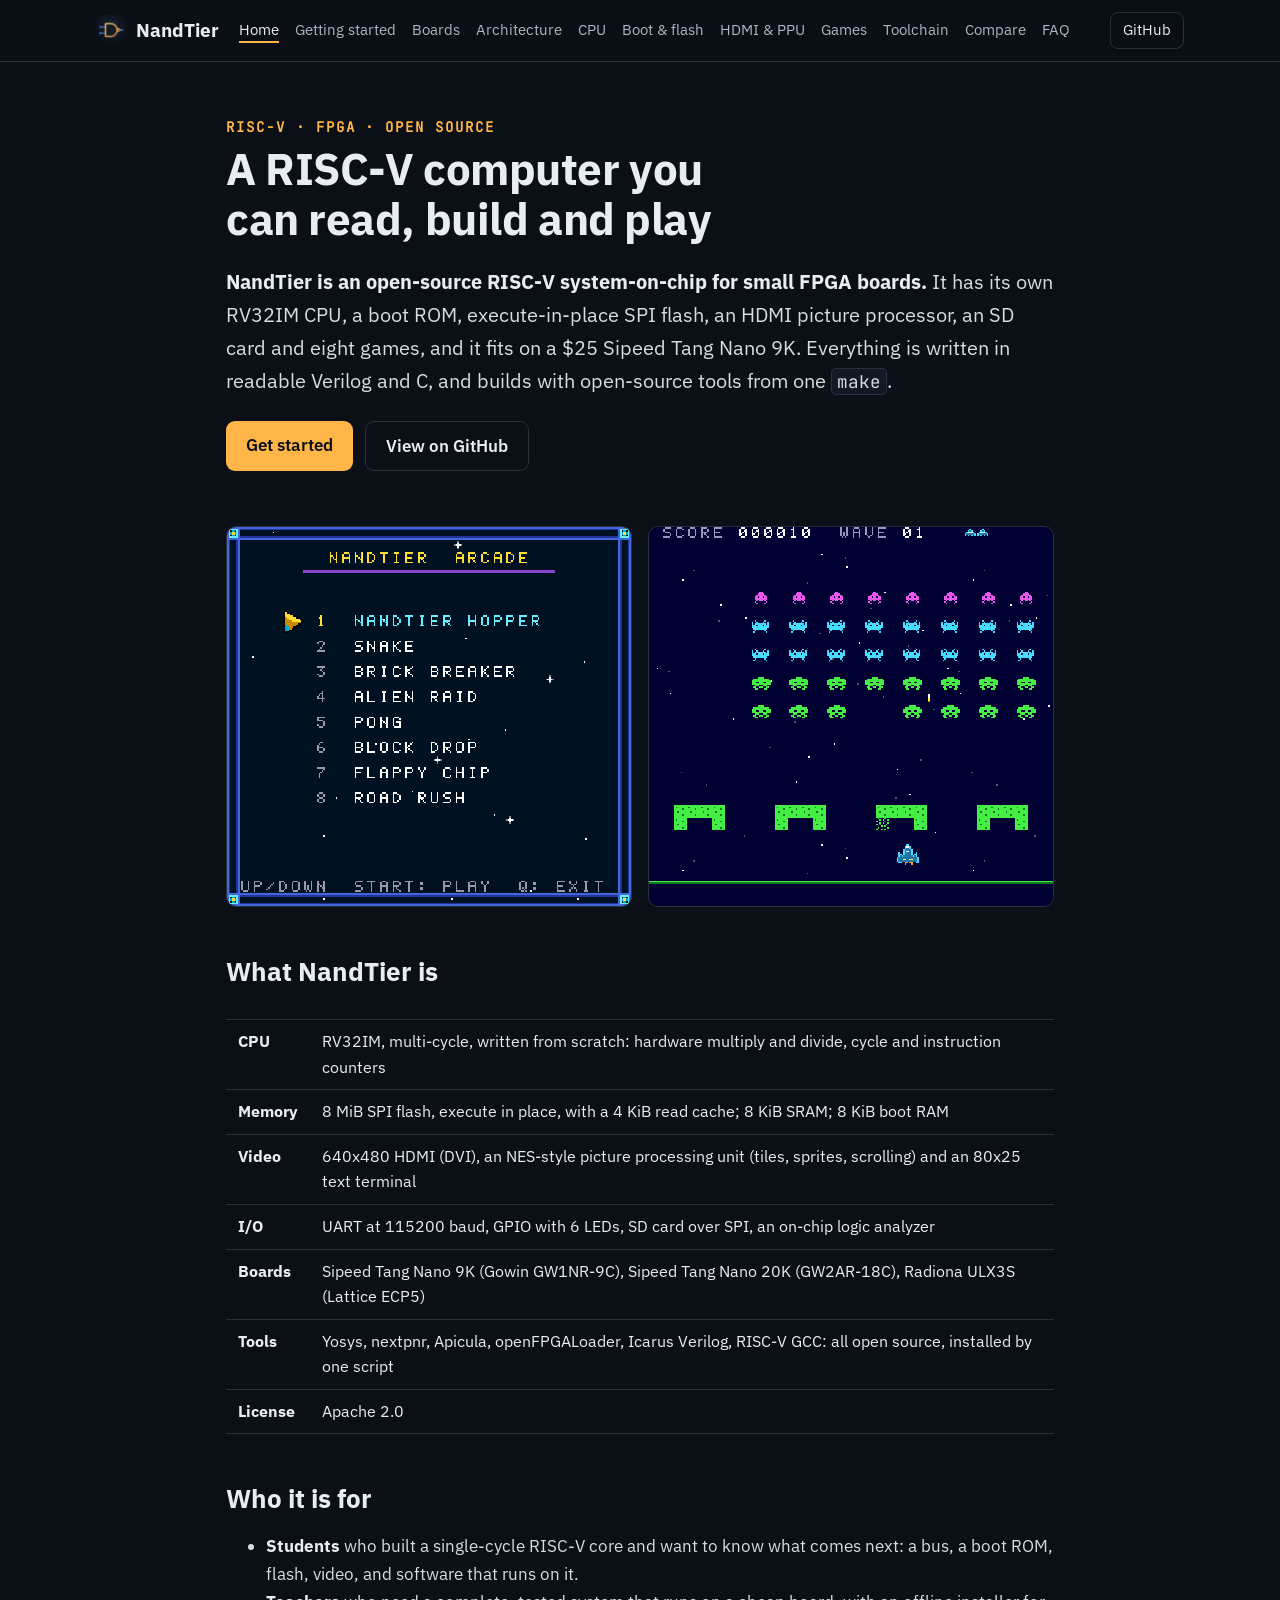
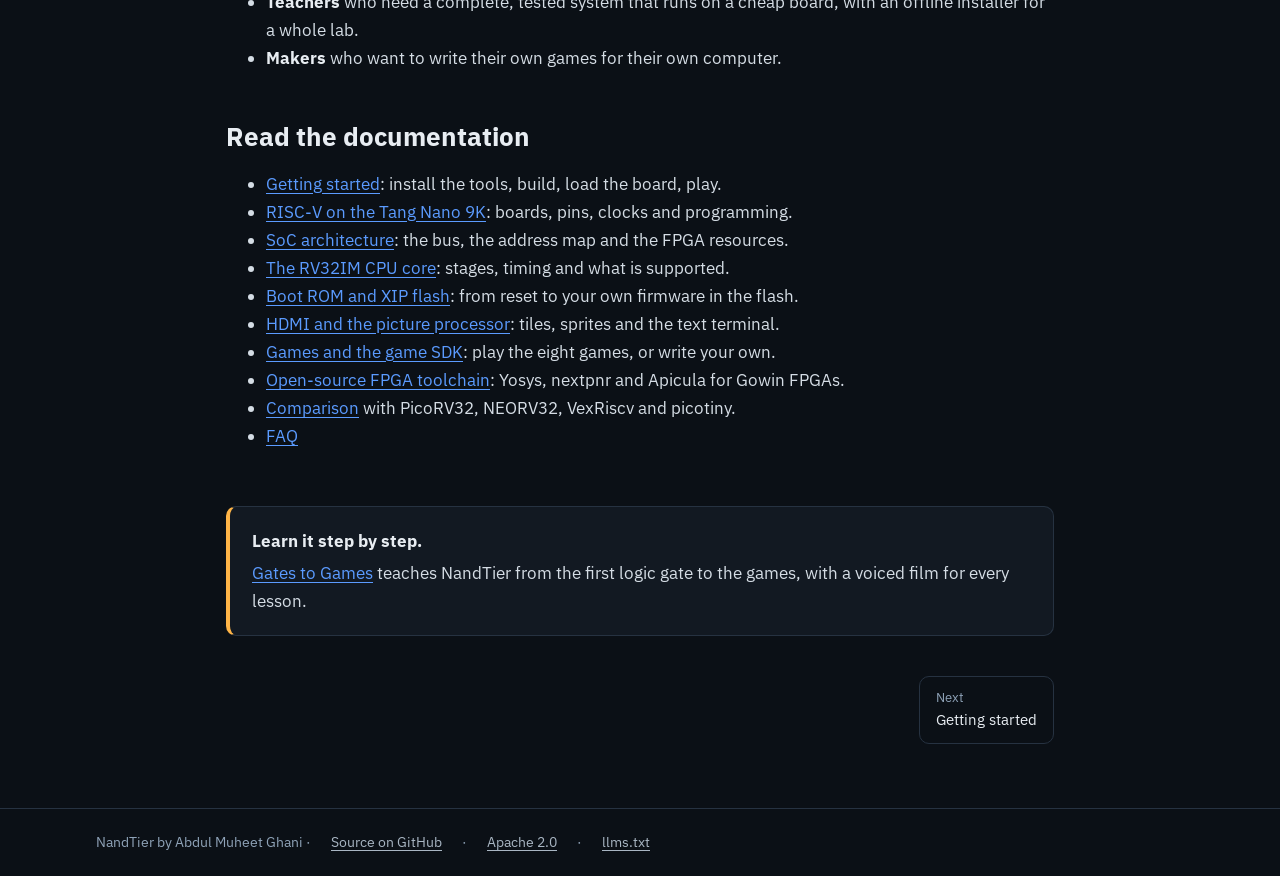
<file: docs/index.html>
<!doctype html>
<html lang="en">
<head>
<meta charset="utf-8">
<meta name="viewport" content="width=device-width,initial-scale=1">
<title>NandTier · an open-source RISC-V computer for the Tang Nano 9K</title>
<meta name="description" content="NandTier is an open-source RISC-V (RV32IM) system-on-chip for the $25 Sipeed Tang Nano 9K FPGA, with HDMI graphics, execute-in-place SPI flash, an SD card and eight games. Built with open-source tools.">
<link rel="canonical" href="https://nandtier.github.io/nandtier/">
<link rel="icon" href="assets/icon-64.png">
<link rel="apple-touch-icon" href="assets/icon-180.png">
<meta property="og:type" content="website">
<meta property="og:site_name" content="NandTier">
<meta property="og:title" content="NandTier · an open-source RISC-V computer for the Tang Nano 9K">
<meta property="og:description" content="NandTier is an open-source RISC-V (RV32IM) system-on-chip for the $25 Sipeed Tang Nano 9K FPGA, with HDMI graphics, execute-in-place SPI flash, an SD card and eight games. Built with open-source tools.">
<meta property="og:url" content="https://nandtier.github.io/nandtier/">
<meta property="og:image" content="https://nandtier.github.io/nandtier/images/banner.png">
<meta name="twitter:card" content="summary_large_image">
<meta name="theme-color" content="#0b1016">
<link rel="preload" href="assets/ibm-plex-sans-latin-400-normal.woff2" as="font" type="font/woff2" crossorigin>
<link rel="stylesheet" href="style.css">
<script type="application/ld+json">[{"@context": "https://schema.org", "@type": "BreadcrumbList", "itemListElement": [{"@type": "ListItem", "position": 1, "name": "NandTier", "item": "https://nandtier.github.io/nandtier/"}]}, {"@context": "https://schema.org", "@type": "SoftwareSourceCode", "name": "NandTier", "description": "NandTier is an open-source RISC-V (RV32IM) system-on-chip for the $25 Sipeed Tang Nano 9K FPGA, with HDMI graphics, execute-in-place SPI flash, an SD card and eight games. Built with open-source tools.", "url": "https://nandtier.github.io/nandtier/", "codeRepository": "https://github.com/NandTier/nandtier", "programmingLanguage": ["Verilog", "C", "Python", "RISC-V assembly"], "license": "https://www.apache.org/licenses/LICENSE-2.0", "author": {"@type": "Person", "name": "Abdul Muheet Ghani"}, "keywords": "RISC-V, RV32IM, FPGA, Tang Nano 9K, Gowin, SoC, HDMI, Verilog, open-source toolchain"}]</script>
</head>
<body>
<header><div class="bar"><a class="brand" href="./"><img src="assets/icon-64.png" alt="" width="30" height="30">NandTier</a>
<nav aria-label="Documentation"><a href="./" aria-current="page">Home</a><a href="getting-started.html">Getting started</a><a href="tang-nano-9k.html">Boards</a><a href="architecture.html">Architecture</a><a href="risc-v-cpu.html">CPU</a><a href="boot-rom-and-flash.html">Boot & flash</a><a href="hdmi-ppu.html">HDMI & PPU</a><a href="games.html">Games</a><a href="open-source-fpga-toolchain.html">Toolchain</a><a href="compare.html">Compare</a><a href="faq.html">FAQ</a></nav>
<a class="gh" href="https://github.com/NandTier/nandtier">GitHub</a></div></header>
<main>
<div class="hero">
<p class="kicker">RISC-V · FPGA · OPEN SOURCE</p>
<h1>A RISC-V computer you can read, build and play</h1>
<p class="lead"><strong>NandTier is an open-source RISC-V system-on-chip for small FPGA boards.</strong> It has its own RV32IM CPU, a boot ROM, execute-in-place SPI flash, an HDMI picture processor, an SD card and eight games, and it fits on a $25 Sipeed Tang Nano 9K. Everything is written in readable Verilog and C, and builds with open-source tools from one <code>make</code>.</p>
<p class="cta"><a class="btn" href="getting-started.html">Get started</a> <a class="btn ghost" href="https://github.com/NandTier/nandtier">View on GitHub</a></p>
</div>

<div class="pair"><img src="images/menu.gif" alt="The NandTier game menu on an HDMI screen" width="512" height="480"><img src="images/invaders.gif" alt="Alien Raid, one of the eight NandTier games" width="512" height="480"></div>

<h2 id="what-nandtier-is"><a class="hl" href="#what-nandtier-is">What NandTier is</a></h2>
<table>
<thead>
<tr>
<th></th>
<th></th>
</tr>
</thead>
<tbody>
<tr>
<td><strong>CPU</strong></td>
<td>RV32IM, multi-cycle, written from scratch: hardware multiply and divide, cycle and instruction counters</td>
</tr>
<tr>
<td><strong>Memory</strong></td>
<td>8 MiB SPI flash, execute in place, with a 4 KiB read cache; 8 KiB SRAM; 8 KiB boot RAM</td>
</tr>
<tr>
<td><strong>Video</strong></td>
<td>640x480 HDMI (DVI), an NES-style picture processing unit (tiles, sprites, scrolling) and an 80x25 text terminal</td>
</tr>
<tr>
<td><strong>I/O</strong></td>
<td>UART at 115200 baud, GPIO with 6 LEDs, SD card over SPI, an on-chip logic analyzer</td>
</tr>
<tr>
<td><strong>Boards</strong></td>
<td>Sipeed Tang Nano 9K (Gowin GW1NR-9C), Sipeed Tang Nano 20K (GW2AR-18C), Radiona ULX3S (Lattice ECP5)</td>
</tr>
<tr>
<td><strong>Tools</strong></td>
<td>Yosys, nextpnr, Apicula, openFPGALoader, Icarus Verilog, RISC-V GCC: all open source, installed by one script</td>
</tr>
<tr>
<td><strong>License</strong></td>
<td>Apache 2.0</td>
</tr>
</tbody>
</table>
<h2 id="who-it-is-for"><a class="hl" href="#who-it-is-for">Who it is for</a></h2>
<ul>
<li><strong>Students</strong> who built a single-cycle RISC-V core and want to know what comes next: a bus, a boot ROM, flash, video, and software that runs on it.</li>
<li><strong>Teachers</strong> who need a complete, tested system that runs on a cheap board, with an offline installer for a whole lab.</li>
<li><strong>Makers</strong> who want to write their own games for their own computer.</li>
</ul>
<h2 id="read-the-documentation"><a class="hl" href="#read-the-documentation">Read the documentation</a></h2>
<ul>
<li><a href="getting-started.html">Getting started</a>: install the tools, build, load the board, play.</li>
<li><a href="tang-nano-9k.html">RISC-V on the Tang Nano 9K</a>: boards, pins, clocks and programming.</li>
<li><a href="architecture.html">SoC architecture</a>: the bus, the address map and the FPGA resources.</li>
<li><a href="risc-v-cpu.html">The RV32IM CPU core</a>: stages, timing and what is supported.</li>
<li><a href="boot-rom-and-flash.html">Boot ROM and XIP flash</a>: from reset to your own firmware in the flash.</li>
<li><a href="hdmi-ppu.html">HDMI and the picture processor</a>: tiles, sprites and the text terminal.</li>
<li><a href="games.html">Games and the game SDK</a>: play the eight games, or write your own.</li>
<li><a href="open-source-fpga-toolchain.html">Open-source FPGA toolchain</a>: Yosys, nextpnr and Apicula for Gowin FPGAs.</li>
<li><a href="compare.html">Comparison</a> with PicoRV32, NEORV32, VexRiscv and picotiny.</li>
<li><a href="faq.html">FAQ</a></li>
</ul>
<aside class="course"><strong>Learn it step by step.</strong><p><a href="https://www.nandtier.com/">Gates to Games</a> teaches NandTier from the first logic gate to the games, with a voiced film for every lesson.</p></aside>
<nav class="pager" aria-label="Pages"><span></span><a href="getting-started.html"><small>Next</small>Getting started</a></nav>
</main>
<footer><div class="bar">NandTier by Abdul Muheet Ghani · <a href="https://github.com/NandTier/nandtier">Source on GitHub</a> · <a href="https://github.com/NandTier/nandtier/blob/main/LICENSE">Apache 2.0</a> · <a href="llms.txt">llms.txt</a></div></footer>
</body>
</html>
</file>
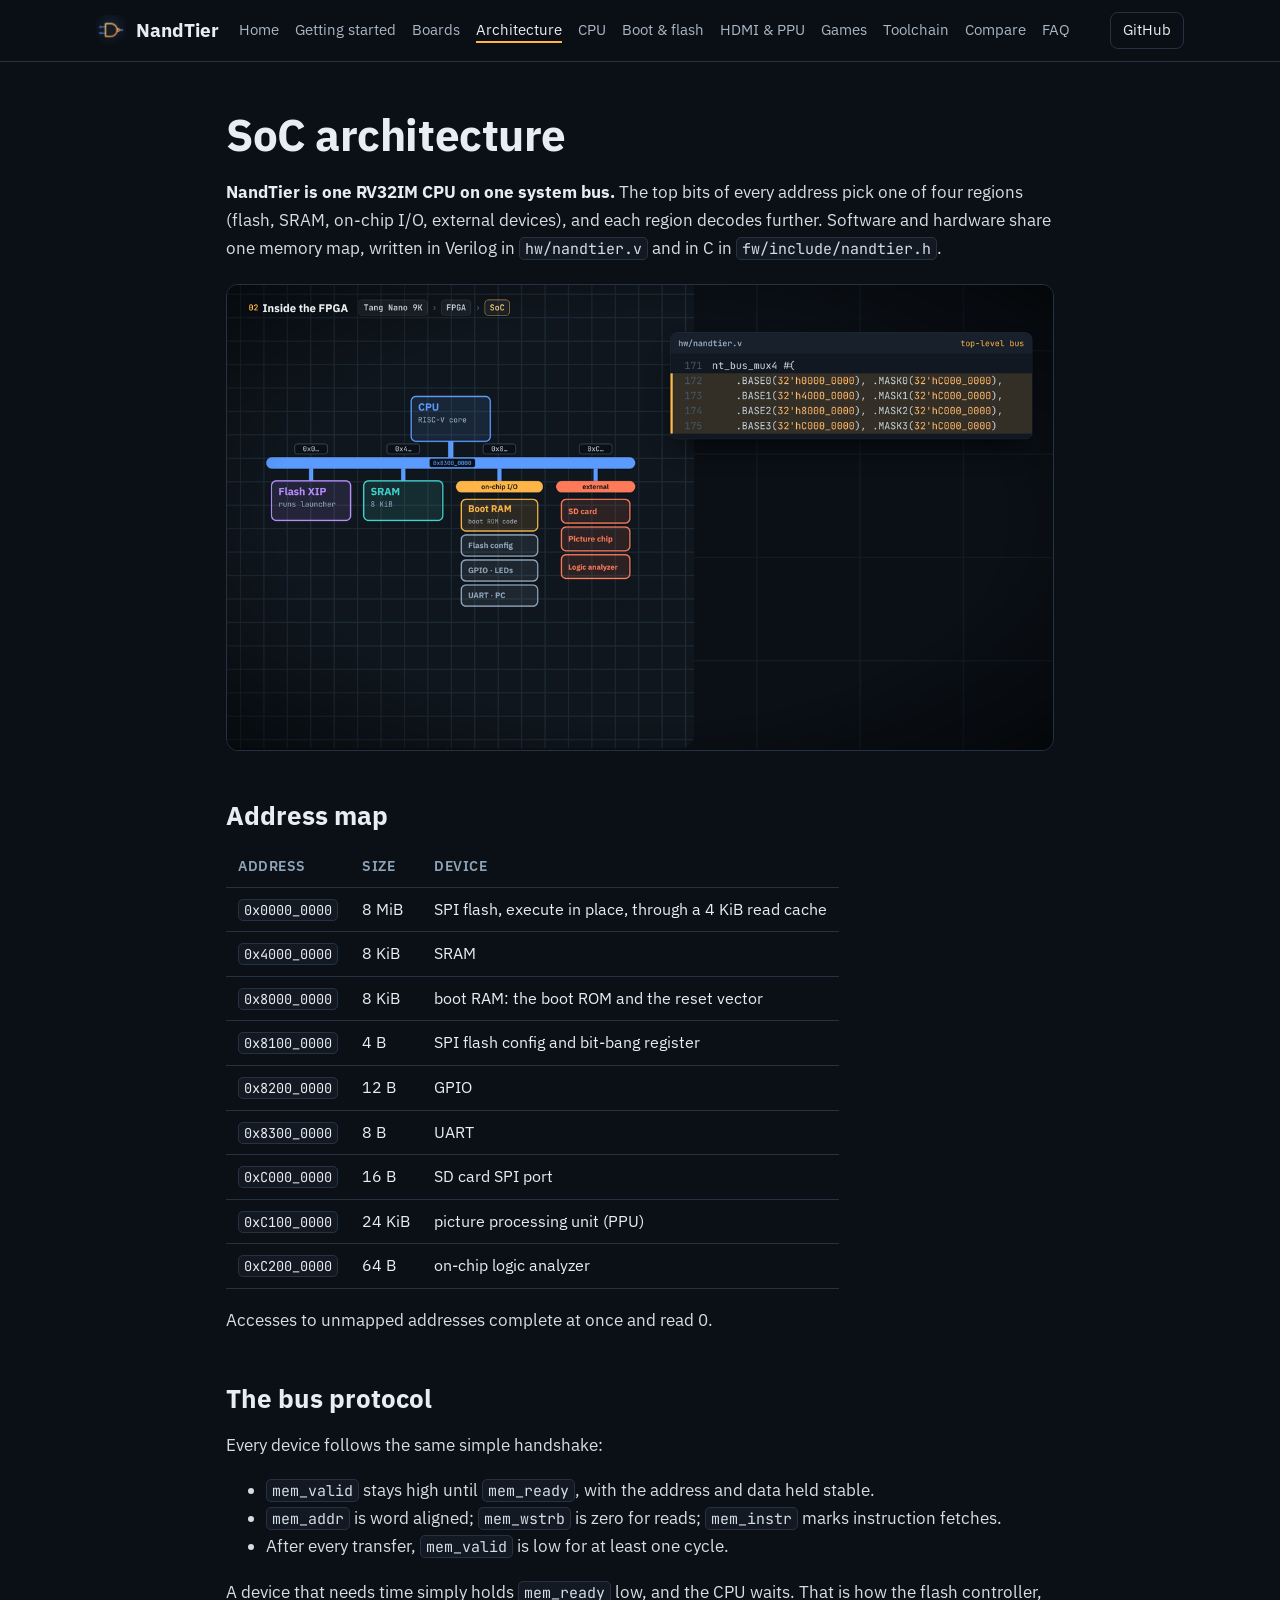
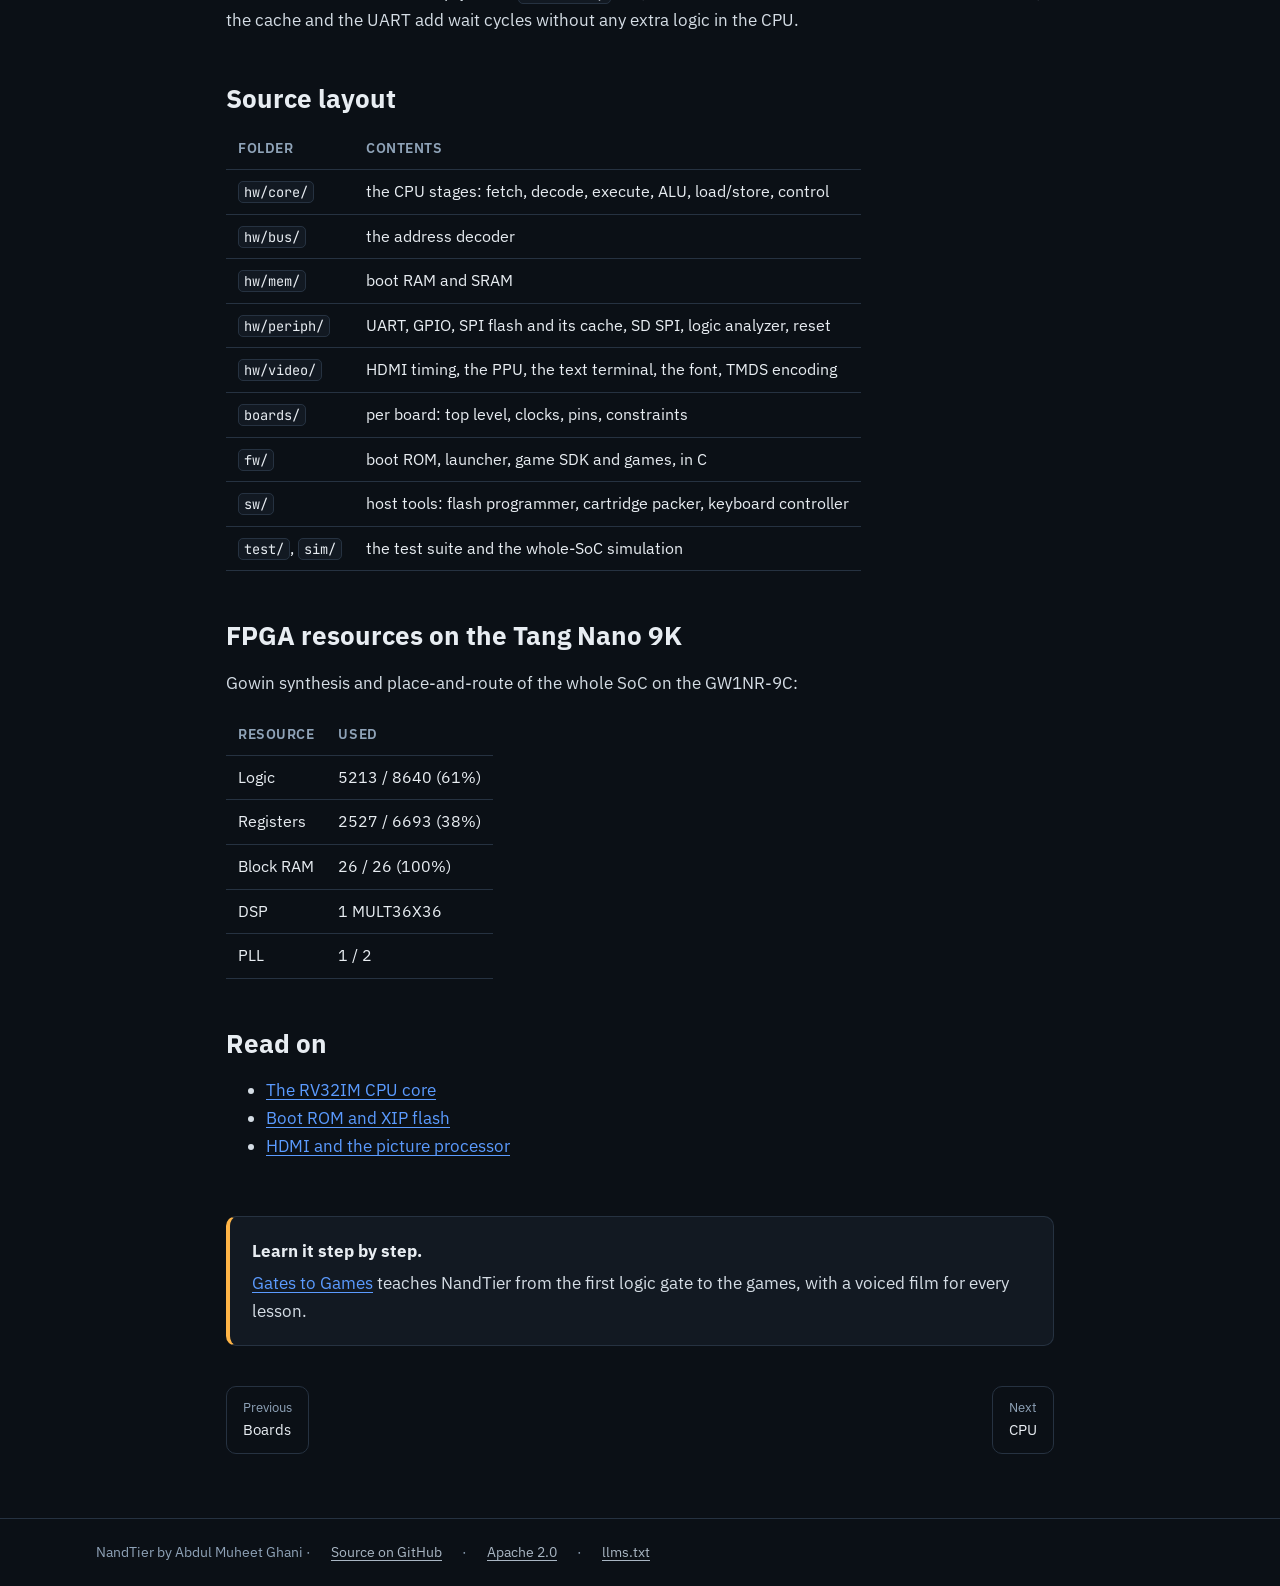
<file: docs/architecture.html>
<!doctype html>
<html lang="en">
<head>
<meta charset="utf-8">
<meta name="viewport" content="width=device-width,initial-scale=1">
<title>RISC-V SoC architecture · bus and address map | NandTier</title>
<meta name="description" content="How the NandTier RISC-V system-on-chip is built: one system bus, a four-region address decoder, flash execute-in-place, SRAM, boot RAM, UART, GPIO, SD card, HDMI picture processor and FPGA resource use.">
<link rel="canonical" href="https://nandtier.github.io/nandtier/architecture.html">
<link rel="icon" href="assets/icon-64.png">
<link rel="apple-touch-icon" href="assets/icon-180.png">
<meta property="og:type" content="article">
<meta property="og:site_name" content="NandTier">
<meta property="og:title" content="RISC-V SoC architecture · bus and address map">
<meta property="og:description" content="How the NandTier RISC-V system-on-chip is built: one system bus, a four-region address decoder, flash execute-in-place, SRAM, boot RAM, UART, GPIO, SD card, HDMI picture processor and FPGA resource use.">
<meta property="og:url" content="https://nandtier.github.io/nandtier/architecture.html">
<meta property="og:image" content="https://nandtier.github.io/nandtier/images/banner.png">
<meta name="twitter:card" content="summary_large_image">
<meta name="theme-color" content="#0b1016">
<link rel="preload" href="assets/ibm-plex-sans-latin-400-normal.woff2" as="font" type="font/woff2" crossorigin>
<link rel="stylesheet" href="style.css">
<script type="application/ld+json">[{"@context": "https://schema.org", "@type": "BreadcrumbList", "itemListElement": [{"@type": "ListItem", "position": 1, "name": "NandTier", "item": "https://nandtier.github.io/nandtier/"}, {"@type": "ListItem", "position": 2, "name": "Architecture", "item": "https://nandtier.github.io/nandtier/architecture.html"}]}, {"@context": "https://schema.org", "@type": "TechArticle", "headline": "RISC-V SoC architecture · bus and address map", "description": "How the NandTier RISC-V system-on-chip is built: one system bus, a four-region address decoder, flash execute-in-place, SRAM, boot RAM, UART, GPIO, SD card, HDMI picture processor and FPGA resource use.", "url": "https://nandtier.github.io/nandtier/architecture.html", "dateModified": "2026-11-23", "author": {"@type": "Person", "name": "Abdul Muheet Ghani"}, "isPartOf": {"@type": "WebSite", "name": "NandTier", "url": "https://nandtier.github.io/nandtier/"}}]</script>
</head>
<body>
<header><div class="bar"><a class="brand" href="./"><img src="assets/icon-64.png" alt="" width="30" height="30">NandTier</a>
<nav aria-label="Documentation"><a href="./">Home</a><a href="getting-started.html">Getting started</a><a href="tang-nano-9k.html">Boards</a><a href="architecture.html" aria-current="page">Architecture</a><a href="risc-v-cpu.html">CPU</a><a href="boot-rom-and-flash.html">Boot & flash</a><a href="hdmi-ppu.html">HDMI & PPU</a><a href="games.html">Games</a><a href="open-source-fpga-toolchain.html">Toolchain</a><a href="compare.html">Compare</a><a href="faq.html">FAQ</a></nav>
<a class="gh" href="https://github.com/NandTier/nandtier">GitHub</a></div></header>
<main>
<h1 id="soc-architecture"><a class="hl" href="#soc-architecture">SoC architecture</a></h1>
<p><strong>NandTier is one RV32IM CPU on one system bus.</strong> The top bits of every address pick one of four regions (flash, SRAM, on-chip I/O, external devices), and each region decodes further. Software and hardware share one memory map, written in Verilog in <code>hw/nandtier.v</code> and in C in <code>fw/include/nandtier.h</code>.</p>
<p><img class="wide" src="images/soc-map.png" alt="NandTier SoC block diagram: the CPU on the system bus, flash XIP, SRAM, on-chip I/O (boot RAM, flash config, GPIO, UART) and external devices (SD card, picture processor, logic analyzer)" width="1280" height="720"></p>
<h2 id="address-map"><a class="hl" href="#address-map">Address map</a></h2>
<table>
<thead>
<tr>
<th>Address</th>
<th>Size</th>
<th>Device</th>
</tr>
</thead>
<tbody>
<tr>
<td><code>0x0000_0000</code></td>
<td>8 MiB</td>
<td>SPI flash, execute in place, through a 4 KiB read cache</td>
</tr>
<tr>
<td><code>0x4000_0000</code></td>
<td>8 KiB</td>
<td>SRAM</td>
</tr>
<tr>
<td><code>0x8000_0000</code></td>
<td>8 KiB</td>
<td>boot RAM: the boot ROM and the reset vector</td>
</tr>
<tr>
<td><code>0x8100_0000</code></td>
<td>4 B</td>
<td>SPI flash config and bit-bang register</td>
</tr>
<tr>
<td><code>0x8200_0000</code></td>
<td>12 B</td>
<td>GPIO</td>
</tr>
<tr>
<td><code>0x8300_0000</code></td>
<td>8 B</td>
<td>UART</td>
</tr>
<tr>
<td><code>0xC000_0000</code></td>
<td>16 B</td>
<td>SD card SPI port</td>
</tr>
<tr>
<td><code>0xC100_0000</code></td>
<td>24 KiB</td>
<td>picture processing unit (PPU)</td>
</tr>
<tr>
<td><code>0xC200_0000</code></td>
<td>64 B</td>
<td>on-chip logic analyzer</td>
</tr>
</tbody>
</table>
<p>Accesses to unmapped addresses complete at once and read 0.</p>
<h2 id="the-bus-protocol"><a class="hl" href="#the-bus-protocol">The bus protocol</a></h2>
<p>Every device follows the same simple handshake:</p>
<ul>
<li><code>mem_valid</code> stays high until <code>mem_ready</code>, with the address and data held stable.</li>
<li><code>mem_addr</code> is word aligned; <code>mem_wstrb</code> is zero for reads; <code>mem_instr</code> marks instruction fetches.</li>
<li>After every transfer, <code>mem_valid</code> is low for at least one cycle.</li>
</ul>
<p>A device that needs time simply holds <code>mem_ready</code> low, and the CPU waits. That is how the flash controller, the cache and the UART add wait cycles without any extra logic in the CPU.</p>
<h2 id="source-layout"><a class="hl" href="#source-layout">Source layout</a></h2>
<table>
<thead>
<tr>
<th>Folder</th>
<th>Contents</th>
</tr>
</thead>
<tbody>
<tr>
<td><code>hw/core/</code></td>
<td>the CPU stages: fetch, decode, execute, ALU, load/store, control</td>
</tr>
<tr>
<td><code>hw/bus/</code></td>
<td>the address decoder</td>
</tr>
<tr>
<td><code>hw/mem/</code></td>
<td>boot RAM and SRAM</td>
</tr>
<tr>
<td><code>hw/periph/</code></td>
<td>UART, GPIO, SPI flash and its cache, SD SPI, logic analyzer, reset</td>
</tr>
<tr>
<td><code>hw/video/</code></td>
<td>HDMI timing, the PPU, the text terminal, the font, TMDS encoding</td>
</tr>
<tr>
<td><code>boards/</code></td>
<td>per board: top level, clocks, pins, constraints</td>
</tr>
<tr>
<td><code>fw/</code></td>
<td>boot ROM, launcher, game SDK and games, in C</td>
</tr>
<tr>
<td><code>sw/</code></td>
<td>host tools: flash programmer, cartridge packer, keyboard controller</td>
</tr>
<tr>
<td><code>test/</code>, <code>sim/</code></td>
<td>the test suite and the whole-SoC simulation</td>
</tr>
</tbody>
</table>
<h2 id="fpga-resources-on-the-tang-nano-9k"><a class="hl" href="#fpga-resources-on-the-tang-nano-9k">FPGA resources on the Tang Nano 9K</a></h2>
<p>Gowin synthesis and place-and-route of the whole SoC on the GW1NR-9C:</p>
<table>
<thead>
<tr>
<th>Resource</th>
<th>Used</th>
</tr>
</thead>
<tbody>
<tr>
<td>Logic</td>
<td>5213 / 8640 (61%)</td>
</tr>
<tr>
<td>Registers</td>
<td>2527 / 6693 (38%)</td>
</tr>
<tr>
<td>Block RAM</td>
<td>26 / 26 (100%)</td>
</tr>
<tr>
<td>DSP</td>
<td>1 MULT36X36</td>
</tr>
<tr>
<td>PLL</td>
<td>1 / 2</td>
</tr>
</tbody>
</table>
<h2 id="read-on"><a class="hl" href="#read-on">Read on</a></h2>
<ul>
<li><a href="risc-v-cpu.html">The RV32IM CPU core</a></li>
<li><a href="boot-rom-and-flash.html">Boot ROM and XIP flash</a></li>
<li><a href="hdmi-ppu.html">HDMI and the picture processor</a></li>
</ul>
<aside class="course"><strong>Learn it step by step.</strong><p><a href="https://www.nandtier.com/">Gates to Games</a> teaches NandTier from the first logic gate to the games, with a voiced film for every lesson.</p></aside>
<nav class="pager" aria-label="Pages"><a href="tang-nano-9k.html"><small>Previous</small>Boards</a><a href="risc-v-cpu.html"><small>Next</small>CPU</a></nav>
</main>
<footer><div class="bar">NandTier by Abdul Muheet Ghani · <a href="https://github.com/NandTier/nandtier">Source on GitHub</a> · <a href="https://github.com/NandTier/nandtier/blob/main/LICENSE">Apache 2.0</a> · <a href="llms.txt">llms.txt</a></div></footer>
</body>
</html>
</file>
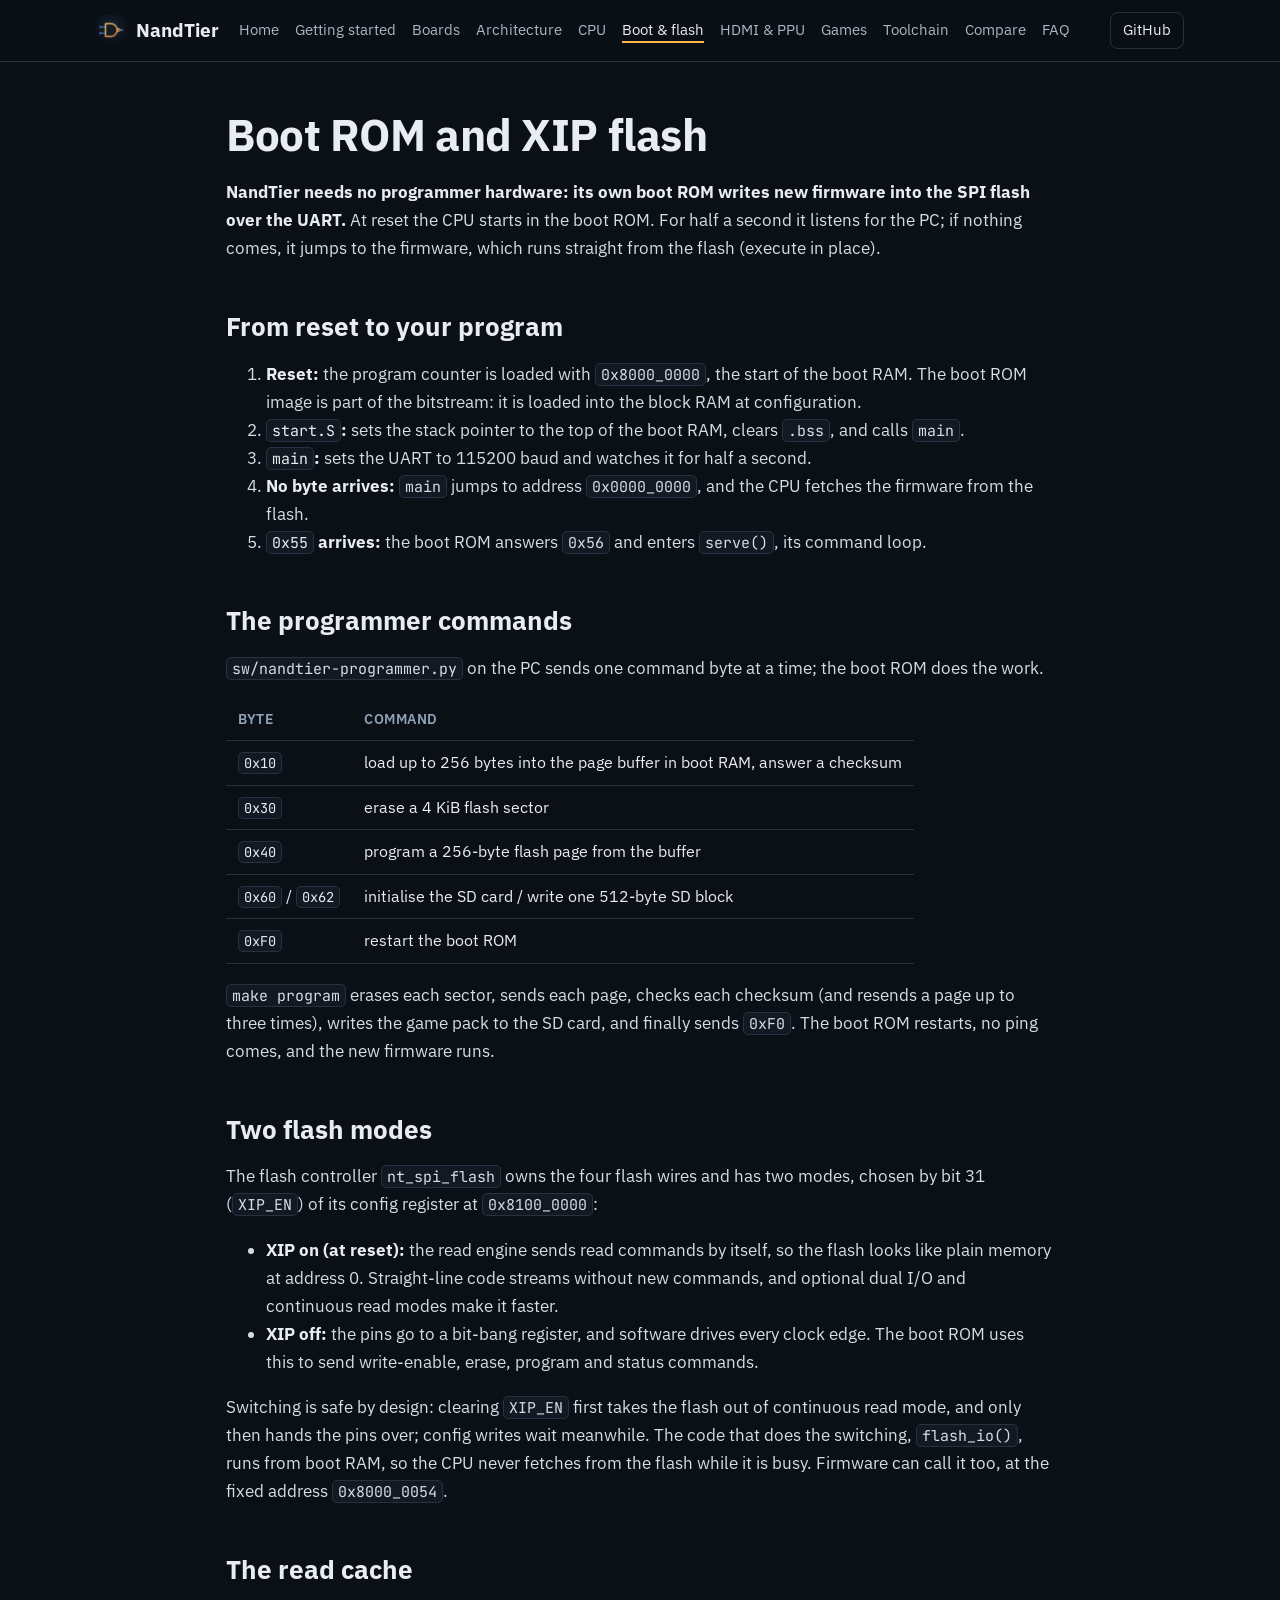
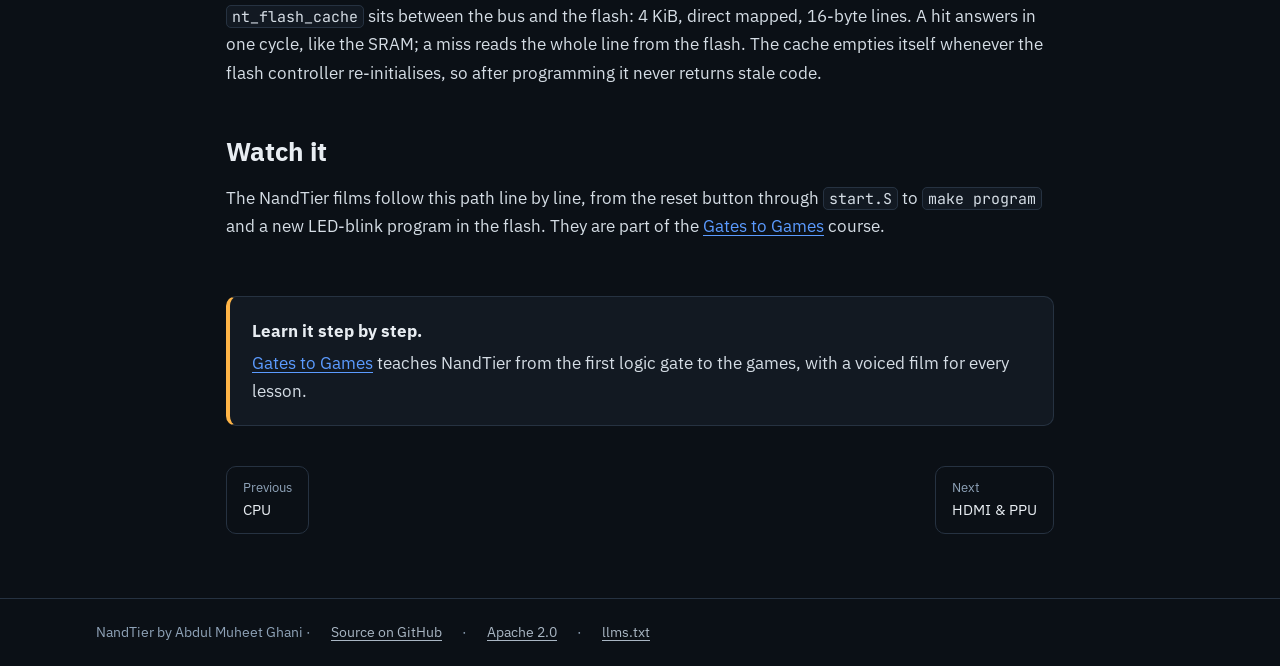
<file: docs/boot-rom-and-flash.html>
<!doctype html>
<html lang="en">
<head>
<meta charset="utf-8">
<meta name="viewport" content="width=device-width,initial-scale=1">
<title>RISC-V boot ROM and execute-in-place (XIP) SPI flash on an FPGA | NandTier</title>
<meta name="description" content="How NandTier boots: the reset vector in boot RAM, start.S, a half-second UART window, a command loop that programs the SPI flash, and execute-in-place with a 4 KiB cache. No programmer hardware needed.">
<link rel="canonical" href="https://nandtier.github.io/nandtier/boot-rom-and-flash.html">
<link rel="icon" href="assets/icon-64.png">
<link rel="apple-touch-icon" href="assets/icon-180.png">
<meta property="og:type" content="article">
<meta property="og:site_name" content="NandTier">
<meta property="og:title" content="RISC-V boot ROM and execute-in-place (XIP) SPI flash on an FPGA">
<meta property="og:description" content="How NandTier boots: the reset vector in boot RAM, start.S, a half-second UART window, a command loop that programs the SPI flash, and execute-in-place with a 4 KiB cache. No programmer hardware needed.">
<meta property="og:url" content="https://nandtier.github.io/nandtier/boot-rom-and-flash.html">
<meta property="og:image" content="https://nandtier.github.io/nandtier/images/banner.png">
<meta name="twitter:card" content="summary_large_image">
<meta name="theme-color" content="#0b1016">
<link rel="preload" href="assets/ibm-plex-sans-latin-400-normal.woff2" as="font" type="font/woff2" crossorigin>
<link rel="stylesheet" href="style.css">
<script type="application/ld+json">[{"@context": "https://schema.org", "@type": "BreadcrumbList", "itemListElement": [{"@type": "ListItem", "position": 1, "name": "NandTier", "item": "https://nandtier.github.io/nandtier/"}, {"@type": "ListItem", "position": 2, "name": "Boot & flash", "item": "https://nandtier.github.io/nandtier/boot-rom-and-flash.html"}]}, {"@context": "https://schema.org", "@type": "TechArticle", "headline": "RISC-V boot ROM and execute-in-place (XIP) SPI flash on an FPGA", "description": "How NandTier boots: the reset vector in boot RAM, start.S, a half-second UART window, a command loop that programs the SPI flash, and execute-in-place with a 4 KiB cache. No programmer hardware needed.", "url": "https://nandtier.github.io/nandtier/boot-rom-and-flash.html", "dateModified": "2026-11-23", "author": {"@type": "Person", "name": "Abdul Muheet Ghani"}, "isPartOf": {"@type": "WebSite", "name": "NandTier", "url": "https://nandtier.github.io/nandtier/"}}]</script>
</head>
<body>
<header><div class="bar"><a class="brand" href="./"><img src="assets/icon-64.png" alt="" width="30" height="30">NandTier</a>
<nav aria-label="Documentation"><a href="./">Home</a><a href="getting-started.html">Getting started</a><a href="tang-nano-9k.html">Boards</a><a href="architecture.html">Architecture</a><a href="risc-v-cpu.html">CPU</a><a href="boot-rom-and-flash.html" aria-current="page">Boot & flash</a><a href="hdmi-ppu.html">HDMI & PPU</a><a href="games.html">Games</a><a href="open-source-fpga-toolchain.html">Toolchain</a><a href="compare.html">Compare</a><a href="faq.html">FAQ</a></nav>
<a class="gh" href="https://github.com/NandTier/nandtier">GitHub</a></div></header>
<main>
<h1 id="boot-rom-and-xip-flash"><a class="hl" href="#boot-rom-and-xip-flash">Boot ROM and XIP flash</a></h1>
<p><strong>NandTier needs no programmer hardware: its own boot ROM writes new firmware into the SPI flash over the UART.</strong> At reset the CPU starts in the boot ROM. For half a second it listens for the PC; if nothing comes, it jumps to the firmware, which runs straight from the flash (execute in place).</p>
<h2 id="from-reset-to-your-program"><a class="hl" href="#from-reset-to-your-program">From reset to your program</a></h2>
<ol>
<li><strong>Reset:</strong> the program counter is loaded with <code>0x8000_0000</code>, the start of the boot RAM. The boot ROM image is part of the bitstream: it is loaded into the block RAM at configuration.</li>
<li><strong><code>start.S</code>:</strong> sets the stack pointer to the top of the boot RAM, clears <code>.bss</code>, and calls <code>main</code>.</li>
<li><strong><code>main</code>:</strong> sets the UART to 115200 baud and watches it for half a second.</li>
<li><strong>No byte arrives:</strong> <code>main</code> jumps to address <code>0x0000_0000</code>, and the CPU fetches the firmware from the flash.</li>
<li><strong><code>0x55</code> arrives:</strong> the boot ROM answers <code>0x56</code> and enters <code>serve()</code>, its command loop.</li>
</ol>
<h2 id="the-programmer-commands"><a class="hl" href="#the-programmer-commands">The programmer commands</a></h2>
<p><code>sw/nandtier-programmer.py</code> on the PC sends one command byte at a time; the boot ROM does the work.</p>
<table>
<thead>
<tr>
<th>Byte</th>
<th>Command</th>
</tr>
</thead>
<tbody>
<tr>
<td><code>0x10</code></td>
<td>load up to 256 bytes into the page buffer in boot RAM, answer a checksum</td>
</tr>
<tr>
<td><code>0x30</code></td>
<td>erase a 4 KiB flash sector</td>
</tr>
<tr>
<td><code>0x40</code></td>
<td>program a 256-byte flash page from the buffer</td>
</tr>
<tr>
<td><code>0x60</code> / <code>0x62</code></td>
<td>initialise the SD card / write one 512-byte SD block</td>
</tr>
<tr>
<td><code>0xF0</code></td>
<td>restart the boot ROM</td>
</tr>
</tbody>
</table>
<p><code>make program</code> erases each sector, sends each page, checks each checksum (and resends a page up to three times), writes the game pack to the SD card, and finally sends <code>0xF0</code>. The boot ROM restarts, no ping comes, and the new firmware runs.</p>
<h2 id="two-flash-modes"><a class="hl" href="#two-flash-modes">Two flash modes</a></h2>
<p>The flash controller <code>nt_spi_flash</code> owns the four flash wires and has two modes, chosen by bit 31 (<code>XIP_EN</code>) of its config register at <code>0x8100_0000</code>:</p>
<ul>
<li><strong>XIP on (at reset):</strong> the read engine sends read commands by itself, so the flash looks like plain memory at address 0. Straight-line code streams without new commands, and optional dual I/O and continuous read modes make it faster.</li>
<li><strong>XIP off:</strong> the pins go to a bit-bang register, and software drives every clock edge. The boot ROM uses this to send write-enable, erase, program and status commands.</li>
</ul>
<p>Switching is safe by design: clearing <code>XIP_EN</code> first takes the flash out of continuous read mode, and only then hands the pins over; config writes wait meanwhile. The code that does the switching, <code>flash_io()</code>, runs from boot RAM, so the CPU never fetches from the flash while it is busy. Firmware can call it too, at the fixed address <code>0x8000_0054</code>.</p>
<h2 id="the-read-cache"><a class="hl" href="#the-read-cache">The read cache</a></h2>
<p><code>nt_flash_cache</code> sits between the bus and the flash: 4 KiB, direct mapped, 16-byte lines. A hit answers in one cycle, like the SRAM; a miss reads the whole line from the flash. The cache empties itself whenever the flash controller re-initialises, so after programming it never returns stale code.</p>
<h2 id="watch-it"><a class="hl" href="#watch-it">Watch it</a></h2>
<p>The NandTier films follow this path line by line, from the reset button through <code>start.S</code> to <code>make program</code> and a new LED-blink program in the flash. They are part of the <a href="https://www.nandtier.com/">Gates to Games</a> course.</p>
<aside class="course"><strong>Learn it step by step.</strong><p><a href="https://www.nandtier.com/">Gates to Games</a> teaches NandTier from the first logic gate to the games, with a voiced film for every lesson.</p></aside>
<nav class="pager" aria-label="Pages"><a href="risc-v-cpu.html"><small>Previous</small>CPU</a><a href="hdmi-ppu.html"><small>Next</small>HDMI & PPU</a></nav>
</main>
<footer><div class="bar">NandTier by Abdul Muheet Ghani · <a href="https://github.com/NandTier/nandtier">Source on GitHub</a> · <a href="https://github.com/NandTier/nandtier/blob/main/LICENSE">Apache 2.0</a> · <a href="llms.txt">llms.txt</a></div></footer>
</body>
</html>
</file>
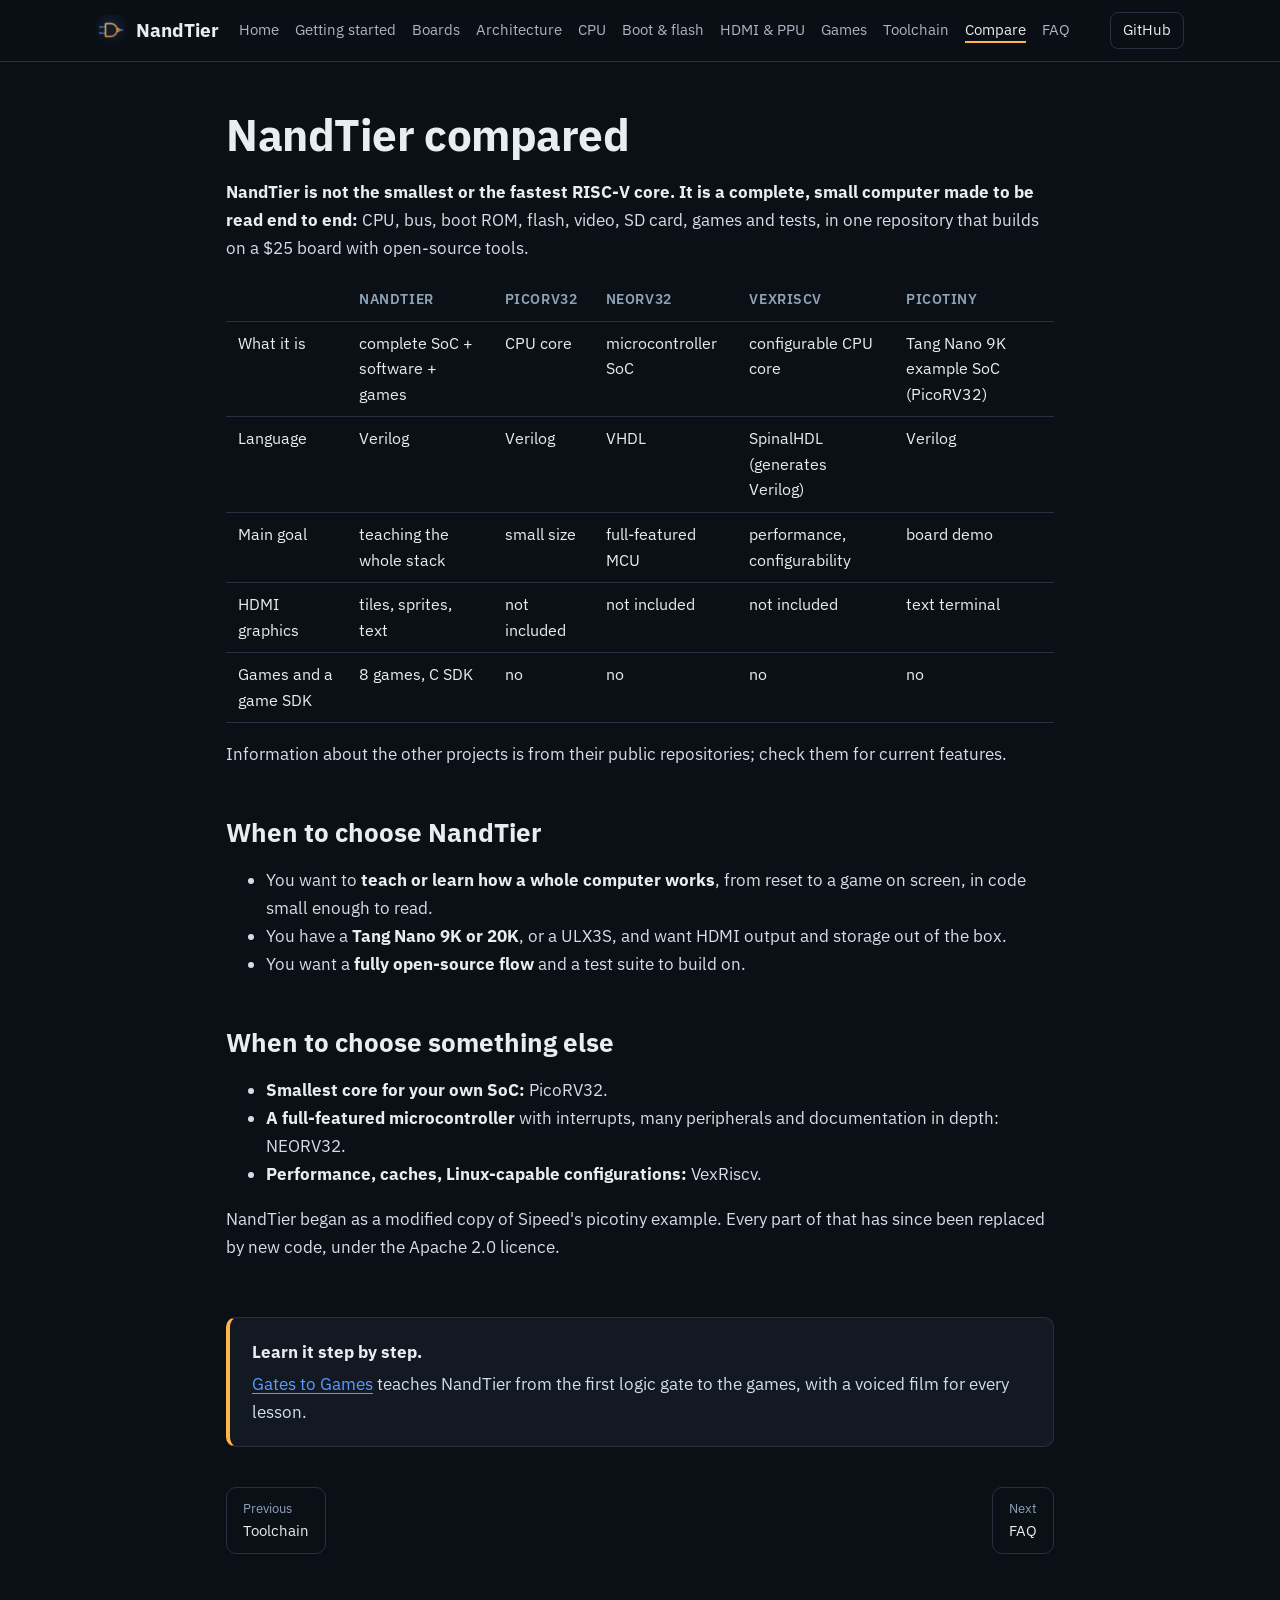
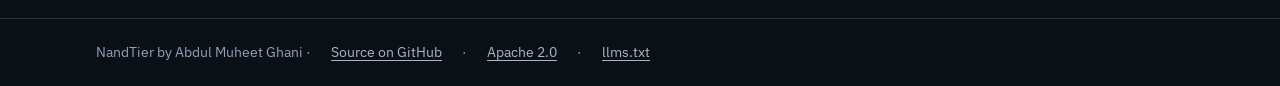
<file: docs/compare.html>
<!doctype html>
<html lang="en">
<head>
<meta charset="utf-8">
<meta name="viewport" content="width=device-width,initial-scale=1">
<title>NandTier vs PicoRV32, NEORV32, VexRiscv and picotiny | NandTier</title>
<meta name="description" content="How NandTier compares with other open-source RISC-V cores and SoCs for FPGAs (PicoRV32, NEORV32, VexRiscv and Sipeed picotiny), and when to choose which.">
<link rel="canonical" href="https://nandtier.github.io/nandtier/compare.html">
<link rel="icon" href="assets/icon-64.png">
<link rel="apple-touch-icon" href="assets/icon-180.png">
<meta property="og:type" content="article">
<meta property="og:site_name" content="NandTier">
<meta property="og:title" content="NandTier vs PicoRV32, NEORV32, VexRiscv and picotiny">
<meta property="og:description" content="How NandTier compares with other open-source RISC-V cores and SoCs for FPGAs (PicoRV32, NEORV32, VexRiscv and Sipeed picotiny), and when to choose which.">
<meta property="og:url" content="https://nandtier.github.io/nandtier/compare.html">
<meta property="og:image" content="https://nandtier.github.io/nandtier/images/banner.png">
<meta name="twitter:card" content="summary_large_image">
<meta name="theme-color" content="#0b1016">
<link rel="preload" href="assets/ibm-plex-sans-latin-400-normal.woff2" as="font" type="font/woff2" crossorigin>
<link rel="stylesheet" href="style.css">
<script type="application/ld+json">[{"@context": "https://schema.org", "@type": "BreadcrumbList", "itemListElement": [{"@type": "ListItem", "position": 1, "name": "NandTier", "item": "https://nandtier.github.io/nandtier/"}, {"@type": "ListItem", "position": 2, "name": "Compare", "item": "https://nandtier.github.io/nandtier/compare.html"}]}, {"@context": "https://schema.org", "@type": "TechArticle", "headline": "NandTier vs PicoRV32, NEORV32, VexRiscv and picotiny", "description": "How NandTier compares with other open-source RISC-V cores and SoCs for FPGAs (PicoRV32, NEORV32, VexRiscv and Sipeed picotiny), and when to choose which.", "url": "https://nandtier.github.io/nandtier/compare.html", "dateModified": "2026-11-23", "author": {"@type": "Person", "name": "Abdul Muheet Ghani"}, "isPartOf": {"@type": "WebSite", "name": "NandTier", "url": "https://nandtier.github.io/nandtier/"}}]</script>
</head>
<body>
<header><div class="bar"><a class="brand" href="./"><img src="assets/icon-64.png" alt="" width="30" height="30">NandTier</a>
<nav aria-label="Documentation"><a href="./">Home</a><a href="getting-started.html">Getting started</a><a href="tang-nano-9k.html">Boards</a><a href="architecture.html">Architecture</a><a href="risc-v-cpu.html">CPU</a><a href="boot-rom-and-flash.html">Boot & flash</a><a href="hdmi-ppu.html">HDMI & PPU</a><a href="games.html">Games</a><a href="open-source-fpga-toolchain.html">Toolchain</a><a href="compare.html" aria-current="page">Compare</a><a href="faq.html">FAQ</a></nav>
<a class="gh" href="https://github.com/NandTier/nandtier">GitHub</a></div></header>
<main>
<h1 id="nandtier-compared"><a class="hl" href="#nandtier-compared">NandTier compared</a></h1>
<p><strong>NandTier is not the smallest or the fastest RISC-V core. It is a complete, small computer made to be read end to end:</strong> CPU, bus, boot ROM, flash, video, SD card, games and tests, in one repository that builds on a $25 board with open-source tools.</p>
<table>
<thead>
<tr>
<th></th>
<th>NandTier</th>
<th>PicoRV32</th>
<th>NEORV32</th>
<th>VexRiscv</th>
<th>picotiny</th>
</tr>
</thead>
<tbody>
<tr>
<td>What it is</td>
<td>complete SoC + software + games</td>
<td>CPU core</td>
<td>microcontroller SoC</td>
<td>configurable CPU core</td>
<td>Tang Nano 9K example SoC (PicoRV32)</td>
</tr>
<tr>
<td>Language</td>
<td>Verilog</td>
<td>Verilog</td>
<td>VHDL</td>
<td>SpinalHDL (generates Verilog)</td>
<td>Verilog</td>
</tr>
<tr>
<td>Main goal</td>
<td>teaching the whole stack</td>
<td>small size</td>
<td>full-featured MCU</td>
<td>performance, configurability</td>
<td>board demo</td>
</tr>
<tr>
<td>HDMI graphics</td>
<td>tiles, sprites, text</td>
<td>not included</td>
<td>not included</td>
<td>not included</td>
<td>text terminal</td>
</tr>
<tr>
<td>Games and a game SDK</td>
<td>8 games, C SDK</td>
<td>no</td>
<td>no</td>
<td>no</td>
<td>no</td>
</tr>
</tbody>
</table>
<p>Information about the other projects is from their public repositories; check them for current features.</p>
<h2 id="when-to-choose-nandtier"><a class="hl" href="#when-to-choose-nandtier">When to choose NandTier</a></h2>
<ul>
<li>You want to <strong>teach or learn how a whole computer works</strong>, from reset to a game on screen, in code small enough to read.</li>
<li>You have a <strong>Tang Nano 9K or 20K</strong>, or a ULX3S, and want HDMI output and storage out of the box.</li>
<li>You want a <strong>fully open-source flow</strong> and a test suite to build on.</li>
</ul>
<h2 id="when-to-choose-something-else"><a class="hl" href="#when-to-choose-something-else">When to choose something else</a></h2>
<ul>
<li><strong>Smallest core for your own SoC:</strong> PicoRV32.</li>
<li><strong>A full-featured microcontroller</strong> with interrupts, many peripherals and documentation in depth: NEORV32.</li>
<li><strong>Performance, caches, Linux-capable configurations:</strong> VexRiscv.</li>
</ul>
<p>NandTier began as a modified copy of Sipeed's picotiny example. Every part of that has since been replaced by new code, under the Apache 2.0 licence.</p>
<aside class="course"><strong>Learn it step by step.</strong><p><a href="https://www.nandtier.com/">Gates to Games</a> teaches NandTier from the first logic gate to the games, with a voiced film for every lesson.</p></aside>
<nav class="pager" aria-label="Pages"><a href="open-source-fpga-toolchain.html"><small>Previous</small>Toolchain</a><a href="faq.html"><small>Next</small>FAQ</a></nav>
</main>
<footer><div class="bar">NandTier by Abdul Muheet Ghani · <a href="https://github.com/NandTier/nandtier">Source on GitHub</a> · <a href="https://github.com/NandTier/nandtier/blob/main/LICENSE">Apache 2.0</a> · <a href="llms.txt">llms.txt</a></div></footer>
</body>
</html>
</file>
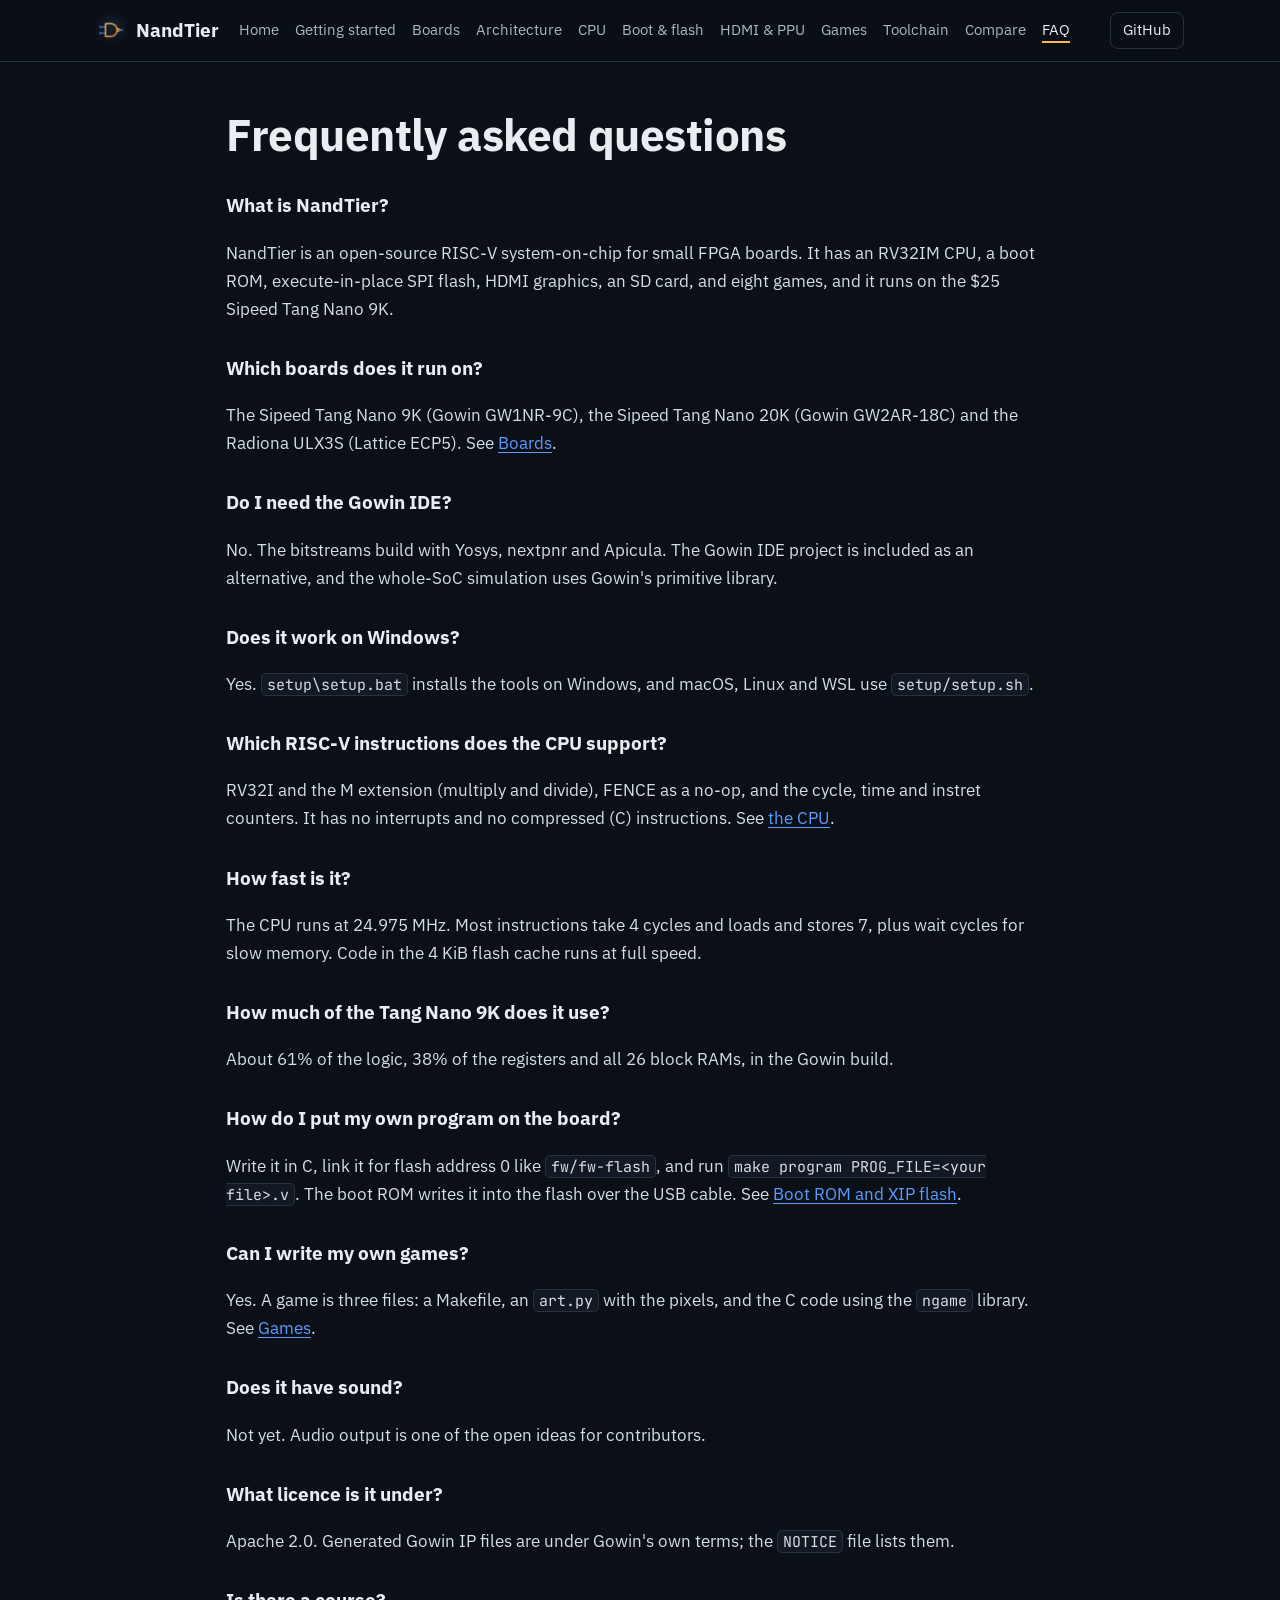
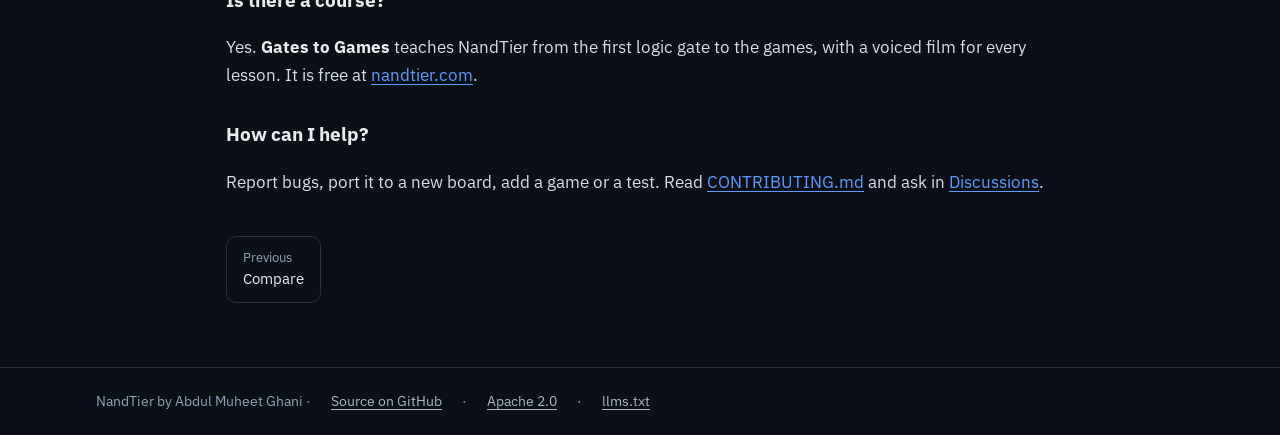
<file: docs/faq.html>
<!doctype html>
<html lang="en">
<head>
<meta charset="utf-8">
<meta name="viewport" content="width=device-width,initial-scale=1">
<title>NandTier FAQ | NandTier</title>
<meta name="description" content="Answers about NandTier: which boards it runs on, whether you need the Gowin IDE, what the RISC-V core supports, how much of the FPGA it uses, the licence, and how to write games for it.">
<link rel="canonical" href="https://nandtier.github.io/nandtier/faq.html">
<link rel="icon" href="assets/icon-64.png">
<link rel="apple-touch-icon" href="assets/icon-180.png">
<meta property="og:type" content="article">
<meta property="og:site_name" content="NandTier">
<meta property="og:title" content="NandTier FAQ">
<meta property="og:description" content="Answers about NandTier: which boards it runs on, whether you need the Gowin IDE, what the RISC-V core supports, how much of the FPGA it uses, the licence, and how to write games for it.">
<meta property="og:url" content="https://nandtier.github.io/nandtier/faq.html">
<meta property="og:image" content="https://nandtier.github.io/nandtier/images/banner.png">
<meta name="twitter:card" content="summary_large_image">
<meta name="theme-color" content="#0b1016">
<link rel="preload" href="assets/ibm-plex-sans-latin-400-normal.woff2" as="font" type="font/woff2" crossorigin>
<link rel="stylesheet" href="style.css">
<script type="application/ld+json">[{"@context": "https://schema.org", "@type": "BreadcrumbList", "itemListElement": [{"@type": "ListItem", "position": 1, "name": "NandTier", "item": "https://nandtier.github.io/nandtier/"}, {"@type": "ListItem", "position": 2, "name": "FAQ", "item": "https://nandtier.github.io/nandtier/faq.html"}]}, {"@context": "https://schema.org", "@type": "FAQPage", "mainEntity": [{"@type": "Question", "name": "What is NandTier?", "acceptedAnswer": {"@type": "Answer", "text": "NandTier is an open-source RISC-V system-on-chip for small FPGA boards. It has an RV32IM CPU, a boot ROM, execute-in-place SPI flash, HDMI graphics, an SD card, and eight games, and it runs on the $25 Sipeed Tang Nano 9K."}}, {"@type": "Question", "name": "Which boards does it run on?", "acceptedAnswer": {"@type": "Answer", "text": "The Sipeed Tang Nano 9K (Gowin GW1NR-9C), the Sipeed Tang Nano 20K (Gowin GW2AR-18C) and the Radiona ULX3S (Lattice ECP5). See Boards."}}, {"@type": "Question", "name": "Do I need the Gowin IDE?", "acceptedAnswer": {"@type": "Answer", "text": "No. The bitstreams build with Yosys, nextpnr and Apicula. The Gowin IDE project is included as an alternative, and the whole-SoC simulation uses Gowin's primitive library."}}, {"@type": "Question", "name": "Does it work on Windows?", "acceptedAnswer": {"@type": "Answer", "text": "Yes. setup\\setup.bat installs the tools on Windows, and macOS, Linux and WSL use setup/setup.sh."}}, {"@type": "Question", "name": "Which RISC-V instructions does the CPU support?", "acceptedAnswer": {"@type": "Answer", "text": "RV32I and the M extension (multiply and divide), FENCE as a no-op, and the cycle, time and instret counters. It has no interrupts and no compressed (C) instructions. See the CPU."}}, {"@type": "Question", "name": "How fast is it?", "acceptedAnswer": {"@type": "Answer", "text": "The CPU runs at 24.975 MHz. Most instructions take 4 cycles and loads and stores 7, plus wait cycles for slow memory. Code in the 4 KiB flash cache runs at full speed."}}, {"@type": "Question", "name": "How much of the Tang Nano 9K does it use?", "acceptedAnswer": {"@type": "Answer", "text": "About 61% of the logic, 38% of the registers and all 26 block RAMs, in the Gowin build."}}, {"@type": "Question", "name": "How do I put my own program on the board?", "acceptedAnswer": {"@type": "Answer", "text": "Write it in C, link it for flash address 0 like fw/fw-flash, and run make program PROG_FILE=<your file>.v. The boot ROM writes it into the flash over the USB cable. See Boot ROM and XIP flash."}}, {"@type": "Question", "name": "Can I write my own games?", "acceptedAnswer": {"@type": "Answer", "text": "Yes. A game is three files: a Makefile, an art.py with the pixels, and the C code using the ngame library. See Games."}}, {"@type": "Question", "name": "Does it have sound?", "acceptedAnswer": {"@type": "Answer", "text": "Not yet. Audio output is one of the open ideas for contributors."}}, {"@type": "Question", "name": "What licence is it under?", "acceptedAnswer": {"@type": "Answer", "text": "Apache 2.0. Generated Gowin IP files are under Gowin's own terms; the NOTICE file lists them."}}, {"@type": "Question", "name": "Is there a course?", "acceptedAnswer": {"@type": "Answer", "text": "Yes. Gates to Games teaches NandTier from the first logic gate to the games, with a voiced film for every lesson. It is free at nandtier.com."}}, {"@type": "Question", "name": "How can I help?", "acceptedAnswer": {"@type": "Answer", "text": "Report bugs, port it to a new board, add a game or a test. Read CONTRIBUTING.md and ask in Discussions."}}]}]</script>
</head>
<body>
<header><div class="bar"><a class="brand" href="./"><img src="assets/icon-64.png" alt="" width="30" height="30">NandTier</a>
<nav aria-label="Documentation"><a href="./">Home</a><a href="getting-started.html">Getting started</a><a href="tang-nano-9k.html">Boards</a><a href="architecture.html">Architecture</a><a href="risc-v-cpu.html">CPU</a><a href="boot-rom-and-flash.html">Boot & flash</a><a href="hdmi-ppu.html">HDMI & PPU</a><a href="games.html">Games</a><a href="open-source-fpga-toolchain.html">Toolchain</a><a href="compare.html">Compare</a><a href="faq.html" aria-current="page">FAQ</a></nav>
<a class="gh" href="https://github.com/NandTier/nandtier">GitHub</a></div></header>
<main>
<h1 id="frequently-asked-questions"><a class="hl" href="#frequently-asked-questions">Frequently asked questions</a></h1>
<h3 id="what-is-nandtier"><a class="hl" href="#what-is-nandtier">What is NandTier?</a></h3>
<p>NandTier is an open-source RISC-V system-on-chip for small FPGA boards. It has an RV32IM CPU, a boot ROM, execute-in-place SPI flash, HDMI graphics, an SD card, and eight games, and it runs on the $25 Sipeed Tang Nano 9K.</p>
<h3 id="which-boards-does-it-run-on"><a class="hl" href="#which-boards-does-it-run-on">Which boards does it run on?</a></h3>
<p>The Sipeed Tang Nano 9K (Gowin GW1NR-9C), the Sipeed Tang Nano 20K (Gowin GW2AR-18C) and the Radiona ULX3S (Lattice ECP5). See <a href="tang-nano-9k.html">Boards</a>.</p>
<h3 id="do-i-need-the-gowin-ide"><a class="hl" href="#do-i-need-the-gowin-ide">Do I need the Gowin IDE?</a></h3>
<p>No. The bitstreams build with Yosys, nextpnr and Apicula. The Gowin IDE project is included as an alternative, and the whole-SoC simulation uses Gowin's primitive library.</p>
<h3 id="does-it-work-on-windows"><a class="hl" href="#does-it-work-on-windows">Does it work on Windows?</a></h3>
<p>Yes. <code>setup\setup.bat</code> installs the tools on Windows, and macOS, Linux and WSL use <code>setup/setup.sh</code>.</p>
<h3 id="which-risc-v-instructions-does-the-cpu-support"><a class="hl" href="#which-risc-v-instructions-does-the-cpu-support">Which RISC-V instructions does the CPU support?</a></h3>
<p>RV32I and the M extension (multiply and divide), FENCE as a no-op, and the cycle, time and instret counters. It has no interrupts and no compressed (C) instructions. See <a href="risc-v-cpu.html">the CPU</a>.</p>
<h3 id="how-fast-is-it"><a class="hl" href="#how-fast-is-it">How fast is it?</a></h3>
<p>The CPU runs at 24.975 MHz. Most instructions take 4 cycles and loads and stores 7, plus wait cycles for slow memory. Code in the 4 KiB flash cache runs at full speed.</p>
<h3 id="how-much-of-the-tang-nano-9k-does-it-use"><a class="hl" href="#how-much-of-the-tang-nano-9k-does-it-use">How much of the Tang Nano 9K does it use?</a></h3>
<p>About 61% of the logic, 38% of the registers and all 26 block RAMs, in the Gowin build.</p>
<h3 id="how-do-i-put-my-own-program-on-the-board"><a class="hl" href="#how-do-i-put-my-own-program-on-the-board">How do I put my own program on the board?</a></h3>
<p>Write it in C, link it for flash address 0 like <code>fw/fw-flash</code>, and run <code>make program PROG_FILE=&lt;your file&gt;.v</code>. The boot ROM writes it into the flash over the USB cable. See <a href="boot-rom-and-flash.html">Boot ROM and XIP flash</a>.</p>
<h3 id="can-i-write-my-own-games"><a class="hl" href="#can-i-write-my-own-games">Can I write my own games?</a></h3>
<p>Yes. A game is three files: a Makefile, an <code>art.py</code> with the pixels, and the C code using the <code>ngame</code> library. See <a href="games.html">Games</a>.</p>
<h3 id="does-it-have-sound"><a class="hl" href="#does-it-have-sound">Does it have sound?</a></h3>
<p>Not yet. Audio output is one of the open ideas for contributors.</p>
<h3 id="what-licence-is-it-under"><a class="hl" href="#what-licence-is-it-under">What licence is it under?</a></h3>
<p>Apache 2.0. Generated Gowin IP files are under Gowin's own terms; the <code>NOTICE</code> file lists them.</p>
<h3 id="is-there-a-course"><a class="hl" href="#is-there-a-course">Is there a course?</a></h3>
<p>Yes. <strong>Gates to Games</strong> teaches NandTier from the first logic gate to the games, with a voiced film for every lesson. It is free at <a href="https://www.nandtier.com/">nandtier.com</a>.</p>
<h3 id="how-can-i-help"><a class="hl" href="#how-can-i-help">How can I help?</a></h3>
<p>Report bugs, port it to a new board, add a game or a test. Read <a href="https://github.com/NandTier/nandtier/blob/main/CONTRIBUTING.md">CONTRIBUTING.md</a> and ask in <a href="https://github.com/NandTier/nandtier/discussions">Discussions</a>.</p>

<nav class="pager" aria-label="Pages"><a href="compare.html"><small>Previous</small>Compare</a></nav>
</main>
<footer><div class="bar">NandTier by Abdul Muheet Ghani · <a href="https://github.com/NandTier/nandtier">Source on GitHub</a> · <a href="https://github.com/NandTier/nandtier/blob/main/LICENSE">Apache 2.0</a> · <a href="llms.txt">llms.txt</a></div></footer>
</body>
</html>
</file>
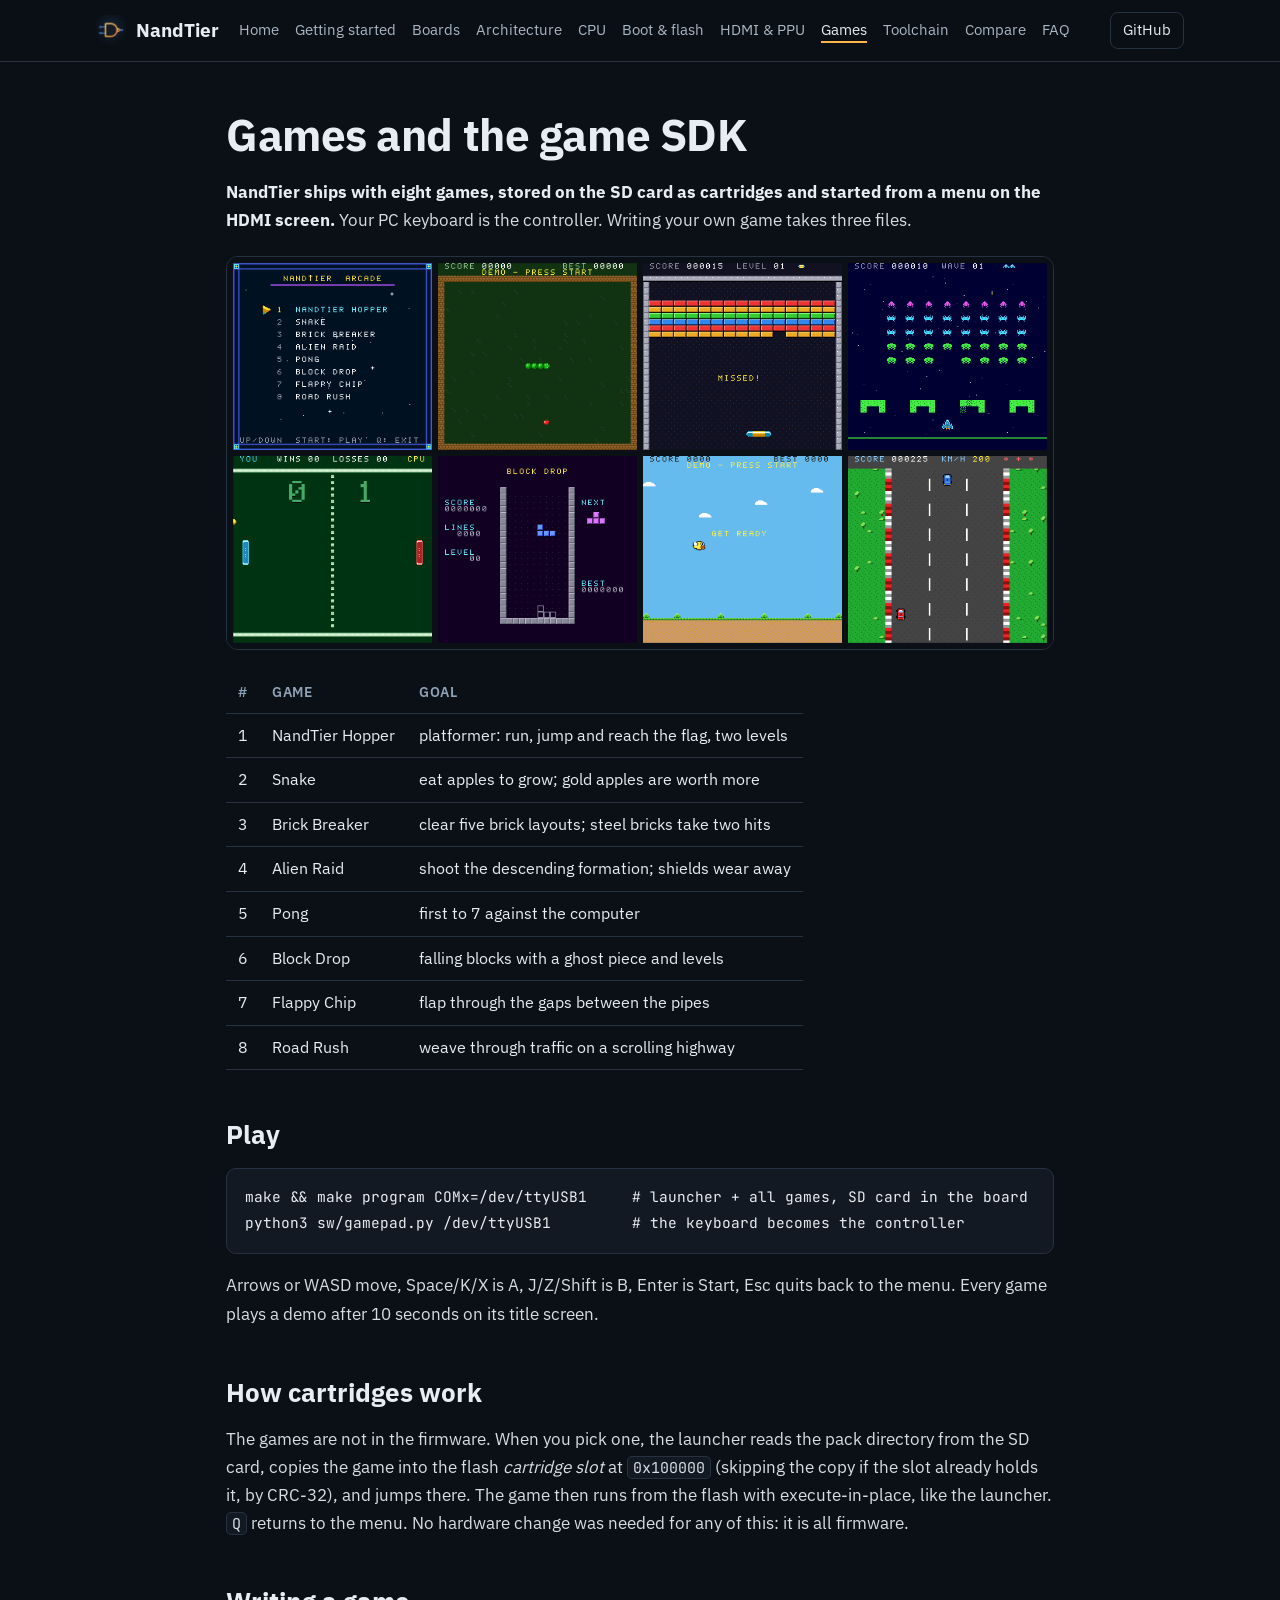
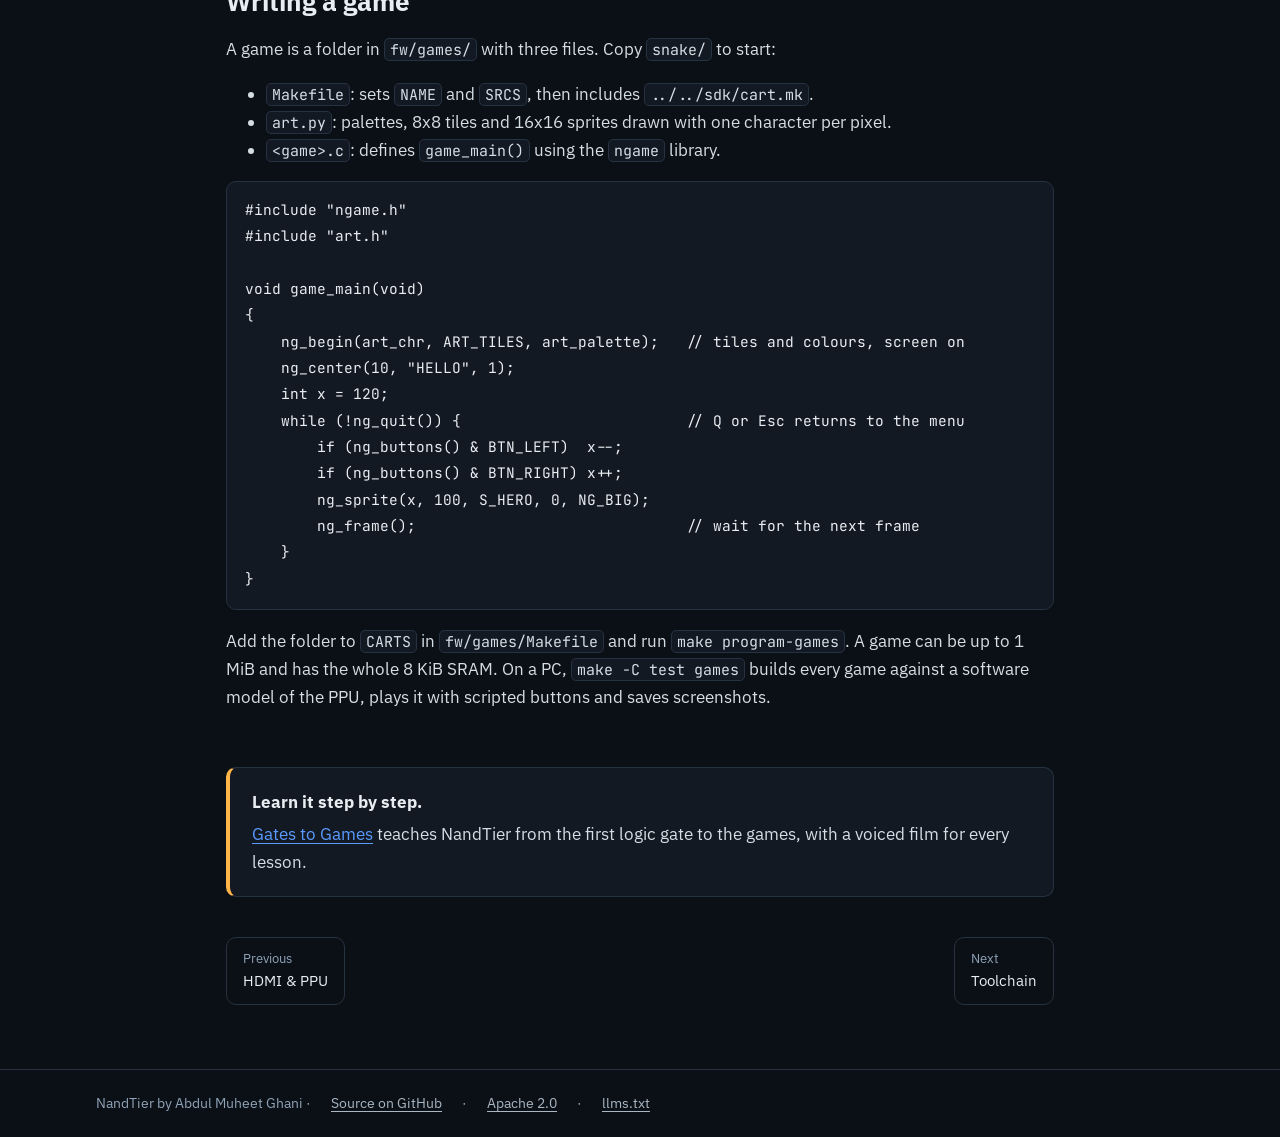
<file: docs/games.html>
<!doctype html>
<html lang="en">
<head>
<meta charset="utf-8">
<meta name="viewport" content="width=device-width,initial-scale=1">
<title>Games on a RISC-V FPGA computer · play and write your own | NandTier</title>
<meta name="description" content="Eight games run on NandTier from an SD card cartridge pack, played with the PC keyboard. Write your own in C with the ngame SDK: tiles, sprites, scrolling and a cartridge build in three files.">
<link rel="canonical" href="https://nandtier.github.io/nandtier/games.html">
<link rel="icon" href="assets/icon-64.png">
<link rel="apple-touch-icon" href="assets/icon-180.png">
<meta property="og:type" content="article">
<meta property="og:site_name" content="NandTier">
<meta property="og:title" content="Games on a RISC-V FPGA computer · play and write your own">
<meta property="og:description" content="Eight games run on NandTier from an SD card cartridge pack, played with the PC keyboard. Write your own in C with the ngame SDK: tiles, sprites, scrolling and a cartridge build in three files.">
<meta property="og:url" content="https://nandtier.github.io/nandtier/games.html">
<meta property="og:image" content="https://nandtier.github.io/nandtier/images/banner.png">
<meta name="twitter:card" content="summary_large_image">
<meta name="theme-color" content="#0b1016">
<link rel="preload" href="assets/ibm-plex-sans-latin-400-normal.woff2" as="font" type="font/woff2" crossorigin>
<link rel="stylesheet" href="style.css">
<script type="application/ld+json">[{"@context": "https://schema.org", "@type": "BreadcrumbList", "itemListElement": [{"@type": "ListItem", "position": 1, "name": "NandTier", "item": "https://nandtier.github.io/nandtier/"}, {"@type": "ListItem", "position": 2, "name": "Games", "item": "https://nandtier.github.io/nandtier/games.html"}]}, {"@context": "https://schema.org", "@type": "TechArticle", "headline": "Games on a RISC-V FPGA computer · play and write your own", "description": "Eight games run on NandTier from an SD card cartridge pack, played with the PC keyboard. Write your own in C with the ngame SDK: tiles, sprites, scrolling and a cartridge build in three files.", "url": "https://nandtier.github.io/nandtier/games.html", "dateModified": "2026-11-23", "author": {"@type": "Person", "name": "Abdul Muheet Ghani"}, "isPartOf": {"@type": "WebSite", "name": "NandTier", "url": "https://nandtier.github.io/nandtier/"}}]</script>
</head>
<body>
<header><div class="bar"><a class="brand" href="./"><img src="assets/icon-64.png" alt="" width="30" height="30">NandTier</a>
<nav aria-label="Documentation"><a href="./">Home</a><a href="getting-started.html">Getting started</a><a href="tang-nano-9k.html">Boards</a><a href="architecture.html">Architecture</a><a href="risc-v-cpu.html">CPU</a><a href="boot-rom-and-flash.html">Boot & flash</a><a href="hdmi-ppu.html">HDMI & PPU</a><a href="games.html" aria-current="page">Games</a><a href="open-source-fpga-toolchain.html">Toolchain</a><a href="compare.html">Compare</a><a href="faq.html">FAQ</a></nav>
<a class="gh" href="https://github.com/NandTier/nandtier">GitHub</a></div></header>
<main>
<h1 id="games-and-the-game-sdk"><a class="hl" href="#games-and-the-game-sdk">Games and the game SDK</a></h1>
<p><strong>NandTier ships with eight games, stored on the SD card as cartridges and started from a menu on the HDMI screen.</strong> Your PC keyboard is the controller. Writing your own game takes three files.</p>
<p><img class="wide" src="images/games.png" alt="Screenshots of the NandTier game menu and seven games: Snake, Brick Breaker, Alien Raid, Pong, Block Drop, Flappy Chip and Road Rush" width="2112" height="1008"></p>
<table>
<thead>
<tr>
<th>#</th>
<th>Game</th>
<th>Goal</th>
</tr>
</thead>
<tbody>
<tr>
<td>1</td>
<td>NandTier Hopper</td>
<td>platformer: run, jump and reach the flag, two levels</td>
</tr>
<tr>
<td>2</td>
<td>Snake</td>
<td>eat apples to grow; gold apples are worth more</td>
</tr>
<tr>
<td>3</td>
<td>Brick Breaker</td>
<td>clear five brick layouts; steel bricks take two hits</td>
</tr>
<tr>
<td>4</td>
<td>Alien Raid</td>
<td>shoot the descending formation; shields wear away</td>
</tr>
<tr>
<td>5</td>
<td>Pong</td>
<td>first to 7 against the computer</td>
</tr>
<tr>
<td>6</td>
<td>Block Drop</td>
<td>falling blocks with a ghost piece and levels</td>
</tr>
<tr>
<td>7</td>
<td>Flappy Chip</td>
<td>flap through the gaps between the pipes</td>
</tr>
<tr>
<td>8</td>
<td>Road Rush</td>
<td>weave through traffic on a scrolling highway</td>
</tr>
</tbody>
</table>
<h2 id="play"><a class="hl" href="#play">Play</a></h2>
<pre><code class="language-bash">make &amp;&amp; make program COMx=/dev/ttyUSB1     # launcher + all games, SD card in the board
python3 sw/gamepad.py /dev/ttyUSB1         # the keyboard becomes the controller
</code></pre>
<p>Arrows or WASD move, Space/K/X is A, J/Z/Shift is B, Enter is Start, Esc quits back to the menu. Every game plays a demo after 10 seconds on its title screen.</p>
<h2 id="how-cartridges-work"><a class="hl" href="#how-cartridges-work">How cartridges work</a></h2>
<p>The games are not in the firmware. When you pick one, the launcher reads the pack directory from the SD card, copies the game into the flash <em>cartridge slot</em> at <code>0x100000</code> (skipping the copy if the slot already holds it, by CRC-32), and jumps there. The game then runs from the flash with execute-in-place, like the launcher. <code>Q</code> returns to the menu. No hardware change was needed for any of this: it is all firmware.</p>
<h2 id="writing-a-game"><a class="hl" href="#writing-a-game">Writing a game</a></h2>
<p>A game is a folder in <code>fw/games/</code> with three files. Copy <code>snake/</code> to start:</p>
<ul>
<li><code>Makefile</code>: sets <code>NAME</code> and <code>SRCS</code>, then includes <code>../../sdk/cart.mk</code>.</li>
<li><code>art.py</code>: palettes, 8x8 tiles and 16x16 sprites drawn with one character per pixel.</li>
<li><code>&lt;game&gt;.c</code>: defines <code>game_main()</code> using the <code>ngame</code> library.</li>
</ul>
<pre><code class="language-c">#include &quot;ngame.h&quot;
#include &quot;art.h&quot;

void game_main(void)
{
    ng_begin(art_chr, ART_TILES, art_palette);   // tiles and colours, screen on
    ng_center(10, &quot;HELLO&quot;, 1);
    int x = 120;
    while (!ng_quit()) {                         // Q or Esc returns to the menu
        if (ng_buttons() &amp; BTN_LEFT)  x--;
        if (ng_buttons() &amp; BTN_RIGHT) x++;
        ng_sprite(x, 100, S_HERO, 0, NG_BIG);
        ng_frame();                              // wait for the next frame
    }
}
</code></pre>
<p>Add the folder to <code>CARTS</code> in <code>fw/games/Makefile</code> and run <code>make program-games</code>. A game can be up to 1 MiB and has the whole 8 KiB SRAM. On a PC, <code>make -C test games</code> builds every game against a software model of the PPU, plays it with scripted buttons and saves screenshots.</p>
<aside class="course"><strong>Learn it step by step.</strong><p><a href="https://www.nandtier.com/">Gates to Games</a> teaches NandTier from the first logic gate to the games, with a voiced film for every lesson.</p></aside>
<nav class="pager" aria-label="Pages"><a href="hdmi-ppu.html"><small>Previous</small>HDMI & PPU</a><a href="open-source-fpga-toolchain.html"><small>Next</small>Toolchain</a></nav>
</main>
<footer><div class="bar">NandTier by Abdul Muheet Ghani · <a href="https://github.com/NandTier/nandtier">Source on GitHub</a> · <a href="https://github.com/NandTier/nandtier/blob/main/LICENSE">Apache 2.0</a> · <a href="llms.txt">llms.txt</a></div></footer>
</body>
</html>
</file>
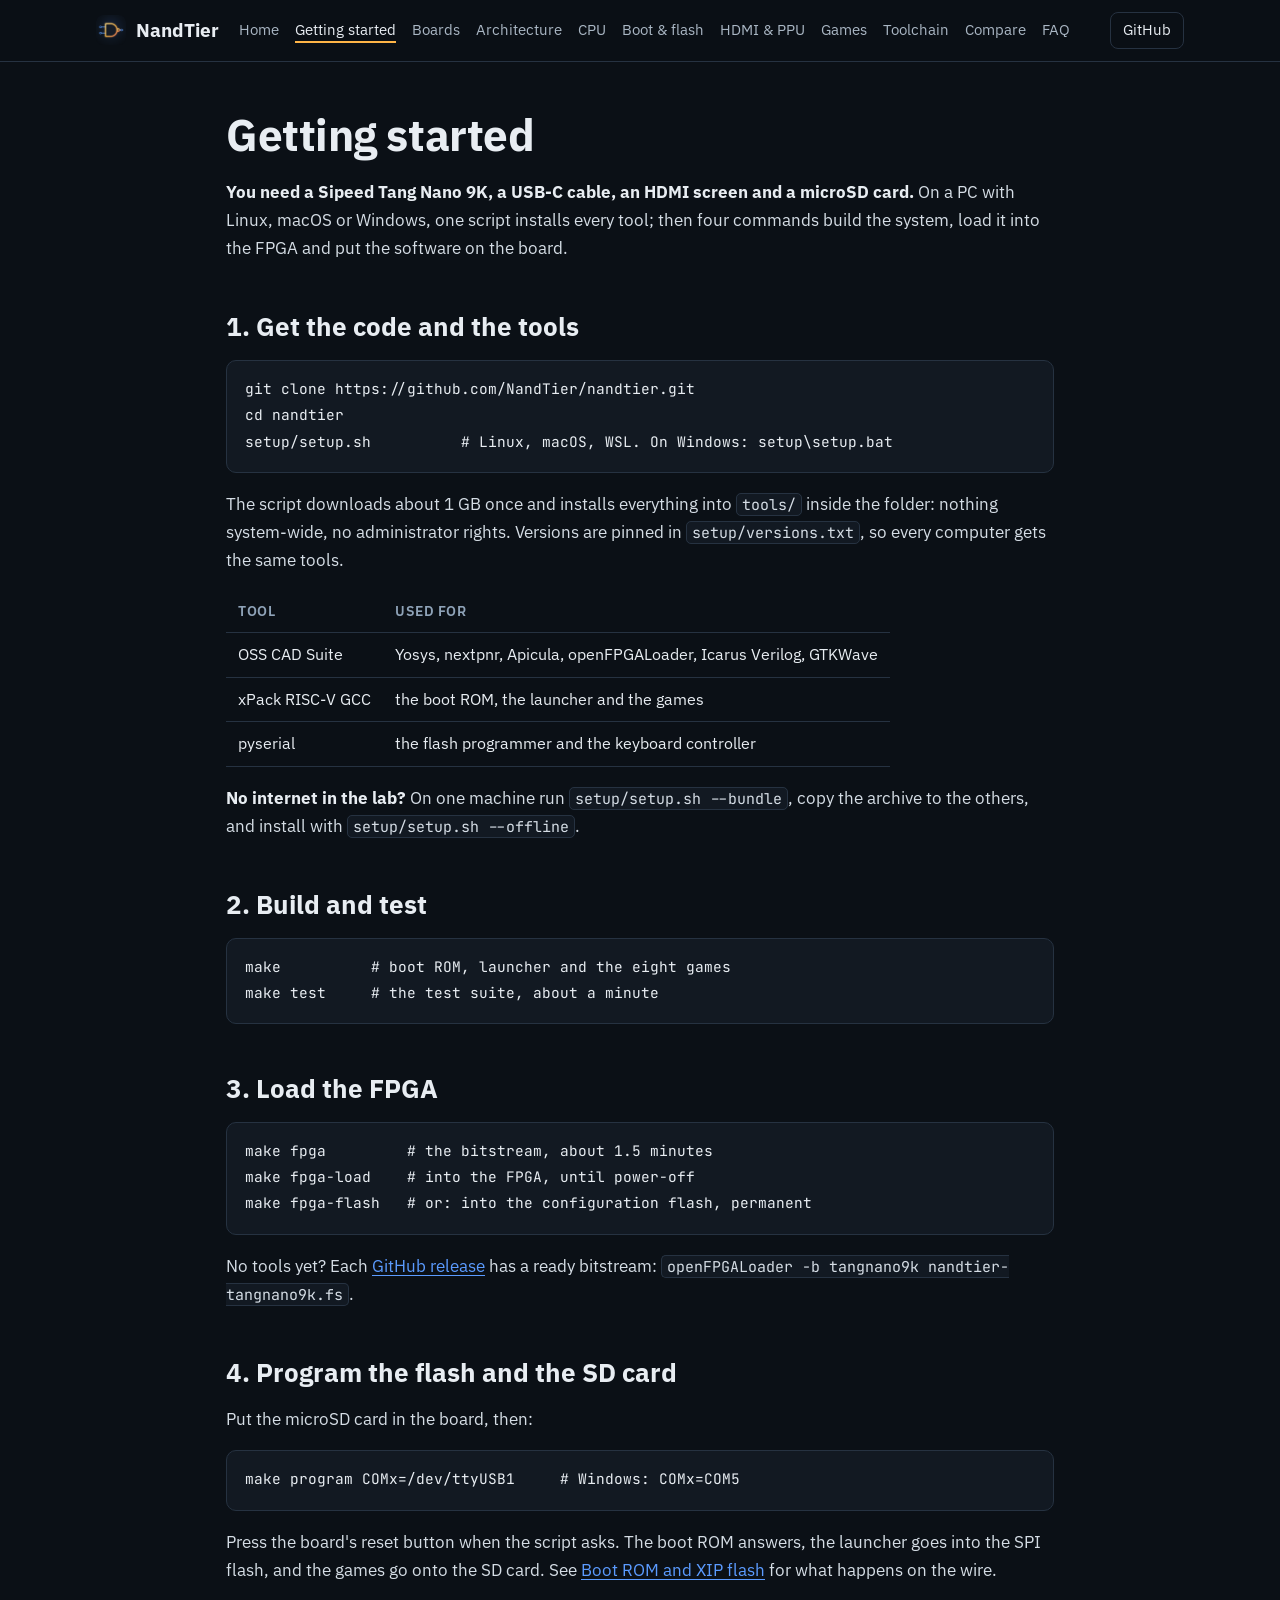
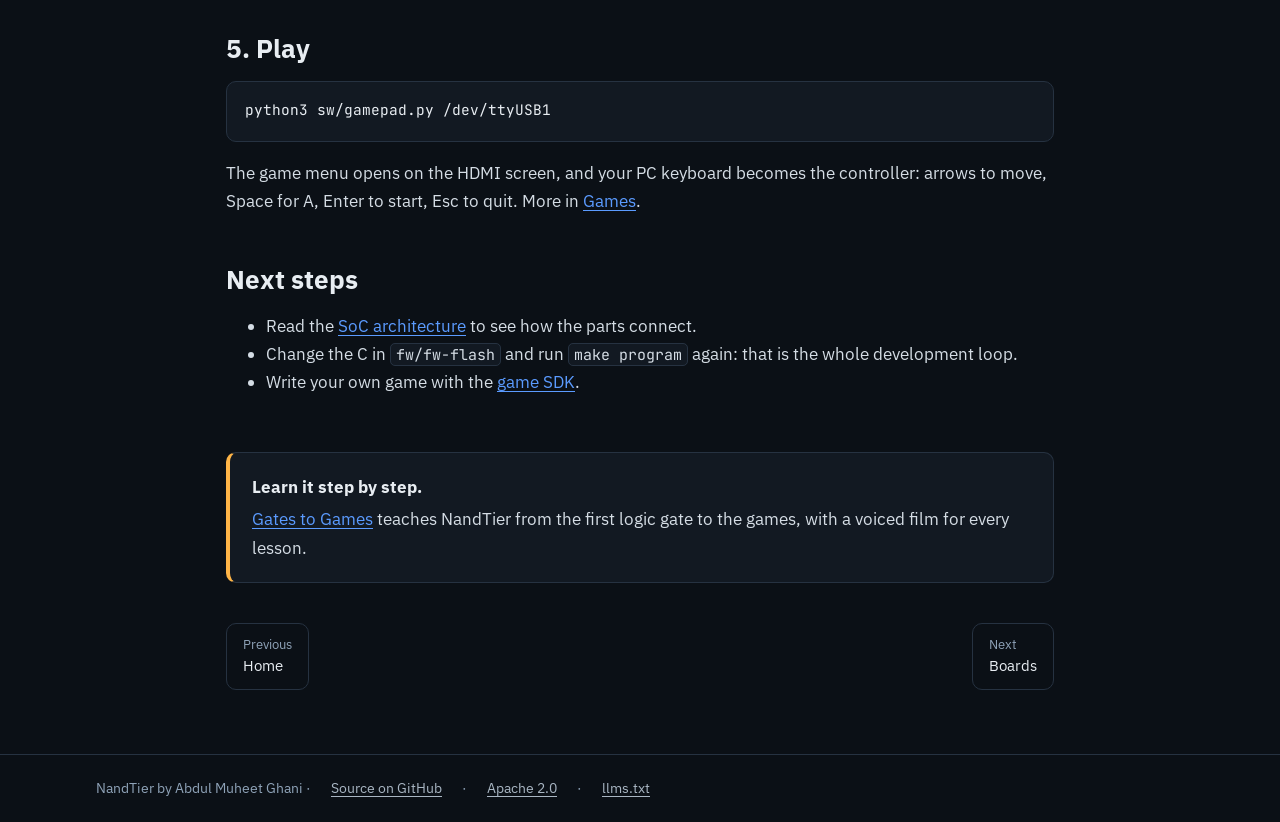
<file: docs/getting-started.html>
<!doctype html>
<html lang="en">
<head>
<meta charset="utf-8">
<meta name="viewport" content="width=device-width,initial-scale=1">
<title>Getting started with NandTier on the Tang Nano 9K | NandTier</title>
<meta name="description" content="Install the open-source FPGA and RISC-V tools with one script, build NandTier, load it into a Tang Nano 9K, program the flash and SD card, and play the games.">
<link rel="canonical" href="https://nandtier.github.io/nandtier/getting-started.html">
<link rel="icon" href="assets/icon-64.png">
<link rel="apple-touch-icon" href="assets/icon-180.png">
<meta property="og:type" content="article">
<meta property="og:site_name" content="NandTier">
<meta property="og:title" content="Getting started with NandTier on the Tang Nano 9K">
<meta property="og:description" content="Install the open-source FPGA and RISC-V tools with one script, build NandTier, load it into a Tang Nano 9K, program the flash and SD card, and play the games.">
<meta property="og:url" content="https://nandtier.github.io/nandtier/getting-started.html">
<meta property="og:image" content="https://nandtier.github.io/nandtier/images/banner.png">
<meta name="twitter:card" content="summary_large_image">
<meta name="theme-color" content="#0b1016">
<link rel="preload" href="assets/ibm-plex-sans-latin-400-normal.woff2" as="font" type="font/woff2" crossorigin>
<link rel="stylesheet" href="style.css">
<script type="application/ld+json">[{"@context": "https://schema.org", "@type": "BreadcrumbList", "itemListElement": [{"@type": "ListItem", "position": 1, "name": "NandTier", "item": "https://nandtier.github.io/nandtier/"}, {"@type": "ListItem", "position": 2, "name": "Getting started", "item": "https://nandtier.github.io/nandtier/getting-started.html"}]}, {"@context": "https://schema.org", "@type": "TechArticle", "headline": "Getting started with NandTier on the Tang Nano 9K", "description": "Install the open-source FPGA and RISC-V tools with one script, build NandTier, load it into a Tang Nano 9K, program the flash and SD card, and play the games.", "url": "https://nandtier.github.io/nandtier/getting-started.html", "dateModified": "2026-11-23", "author": {"@type": "Person", "name": "Abdul Muheet Ghani"}, "isPartOf": {"@type": "WebSite", "name": "NandTier", "url": "https://nandtier.github.io/nandtier/"}}]</script>
</head>
<body>
<header><div class="bar"><a class="brand" href="./"><img src="assets/icon-64.png" alt="" width="30" height="30">NandTier</a>
<nav aria-label="Documentation"><a href="./">Home</a><a href="getting-started.html" aria-current="page">Getting started</a><a href="tang-nano-9k.html">Boards</a><a href="architecture.html">Architecture</a><a href="risc-v-cpu.html">CPU</a><a href="boot-rom-and-flash.html">Boot & flash</a><a href="hdmi-ppu.html">HDMI & PPU</a><a href="games.html">Games</a><a href="open-source-fpga-toolchain.html">Toolchain</a><a href="compare.html">Compare</a><a href="faq.html">FAQ</a></nav>
<a class="gh" href="https://github.com/NandTier/nandtier">GitHub</a></div></header>
<main>
<h1 id="getting-started"><a class="hl" href="#getting-started">Getting started</a></h1>
<p><strong>You need a Sipeed Tang Nano 9K, a USB-C cable, an HDMI screen and a microSD card.</strong> On a PC with Linux, macOS or Windows, one script installs every tool; then four commands build the system, load it into the FPGA and put the software on the board.</p>
<h2 id="1-get-the-code-and-the-tools"><a class="hl" href="#1-get-the-code-and-the-tools">1. Get the code and the tools</a></h2>
<pre><code class="language-bash">git clone https://github.com/NandTier/nandtier.git
cd nandtier
setup/setup.sh          # Linux, macOS, WSL. On Windows: setup\setup.bat
</code></pre>
<p>The script downloads about 1 GB once and installs everything into <code>tools/</code> inside the folder: nothing system-wide, no administrator rights. Versions are pinned in <code>setup/versions.txt</code>, so every computer gets the same tools.</p>
<table>
<thead>
<tr>
<th>Tool</th>
<th>Used for</th>
</tr>
</thead>
<tbody>
<tr>
<td>OSS CAD Suite</td>
<td>Yosys, nextpnr, Apicula, openFPGALoader, Icarus Verilog, GTKWave</td>
</tr>
<tr>
<td>xPack RISC-V GCC</td>
<td>the boot ROM, the launcher and the games</td>
</tr>
<tr>
<td>pyserial</td>
<td>the flash programmer and the keyboard controller</td>
</tr>
</tbody>
</table>
<p><strong>No internet in the lab?</strong> On one machine run <code>setup/setup.sh --bundle</code>, copy the archive to the others, and install with <code>setup/setup.sh --offline</code>.</p>
<h2 id="2-build-and-test"><a class="hl" href="#2-build-and-test">2. Build and test</a></h2>
<pre><code class="language-bash">make          # boot ROM, launcher and the eight games
make test     # the test suite, about a minute
</code></pre>
<h2 id="3-load-the-fpga"><a class="hl" href="#3-load-the-fpga">3. Load the FPGA</a></h2>
<pre><code class="language-bash">make fpga         # the bitstream, about 1.5 minutes
make fpga-load    # into the FPGA, until power-off
make fpga-flash   # or: into the configuration flash, permanent
</code></pre>
<p>No tools yet? Each <a href="https://github.com/NandTier/nandtier/releases/latest">GitHub release</a> has a ready bitstream: <code>openFPGALoader -b tangnano9k nandtier-tangnano9k.fs</code>.</p>
<h2 id="4-program-the-flash-and-the-sd-card"><a class="hl" href="#4-program-the-flash-and-the-sd-card">4. Program the flash and the SD card</a></h2>
<p>Put the microSD card in the board, then:</p>
<pre><code class="language-bash">make program COMx=/dev/ttyUSB1     # Windows: COMx=COM5
</code></pre>
<p>Press the board's reset button when the script asks. The boot ROM answers, the launcher goes into the SPI flash, and the games go onto the SD card. See <a href="boot-rom-and-flash.html">Boot ROM and XIP flash</a> for what happens on the wire.</p>
<h2 id="5-play"><a class="hl" href="#5-play">5. Play</a></h2>
<pre><code class="language-bash">python3 sw/gamepad.py /dev/ttyUSB1
</code></pre>
<p>The game menu opens on the HDMI screen, and your PC keyboard becomes the controller: arrows to move, Space for A, Enter to start, Esc to quit. More in <a href="games.html">Games</a>.</p>
<h2 id="next-steps"><a class="hl" href="#next-steps">Next steps</a></h2>
<ul>
<li>Read the <a href="architecture.html">SoC architecture</a> to see how the parts connect.</li>
<li>Change the C in <code>fw/fw-flash</code> and run <code>make program</code> again: that is the whole development loop.</li>
<li>Write your own game with the <a href="games.html#writing-a-game">game SDK</a>.</li>
</ul>
<aside class="course"><strong>Learn it step by step.</strong><p><a href="https://www.nandtier.com/">Gates to Games</a> teaches NandTier from the first logic gate to the games, with a voiced film for every lesson.</p></aside>
<nav class="pager" aria-label="Pages"><a href="./"><small>Previous</small>Home</a><a href="tang-nano-9k.html"><small>Next</small>Boards</a></nav>
</main>
<footer><div class="bar">NandTier by Abdul Muheet Ghani · <a href="https://github.com/NandTier/nandtier">Source on GitHub</a> · <a href="https://github.com/NandTier/nandtier/blob/main/LICENSE">Apache 2.0</a> · <a href="llms.txt">llms.txt</a></div></footer>
</body>
</html>
</file>
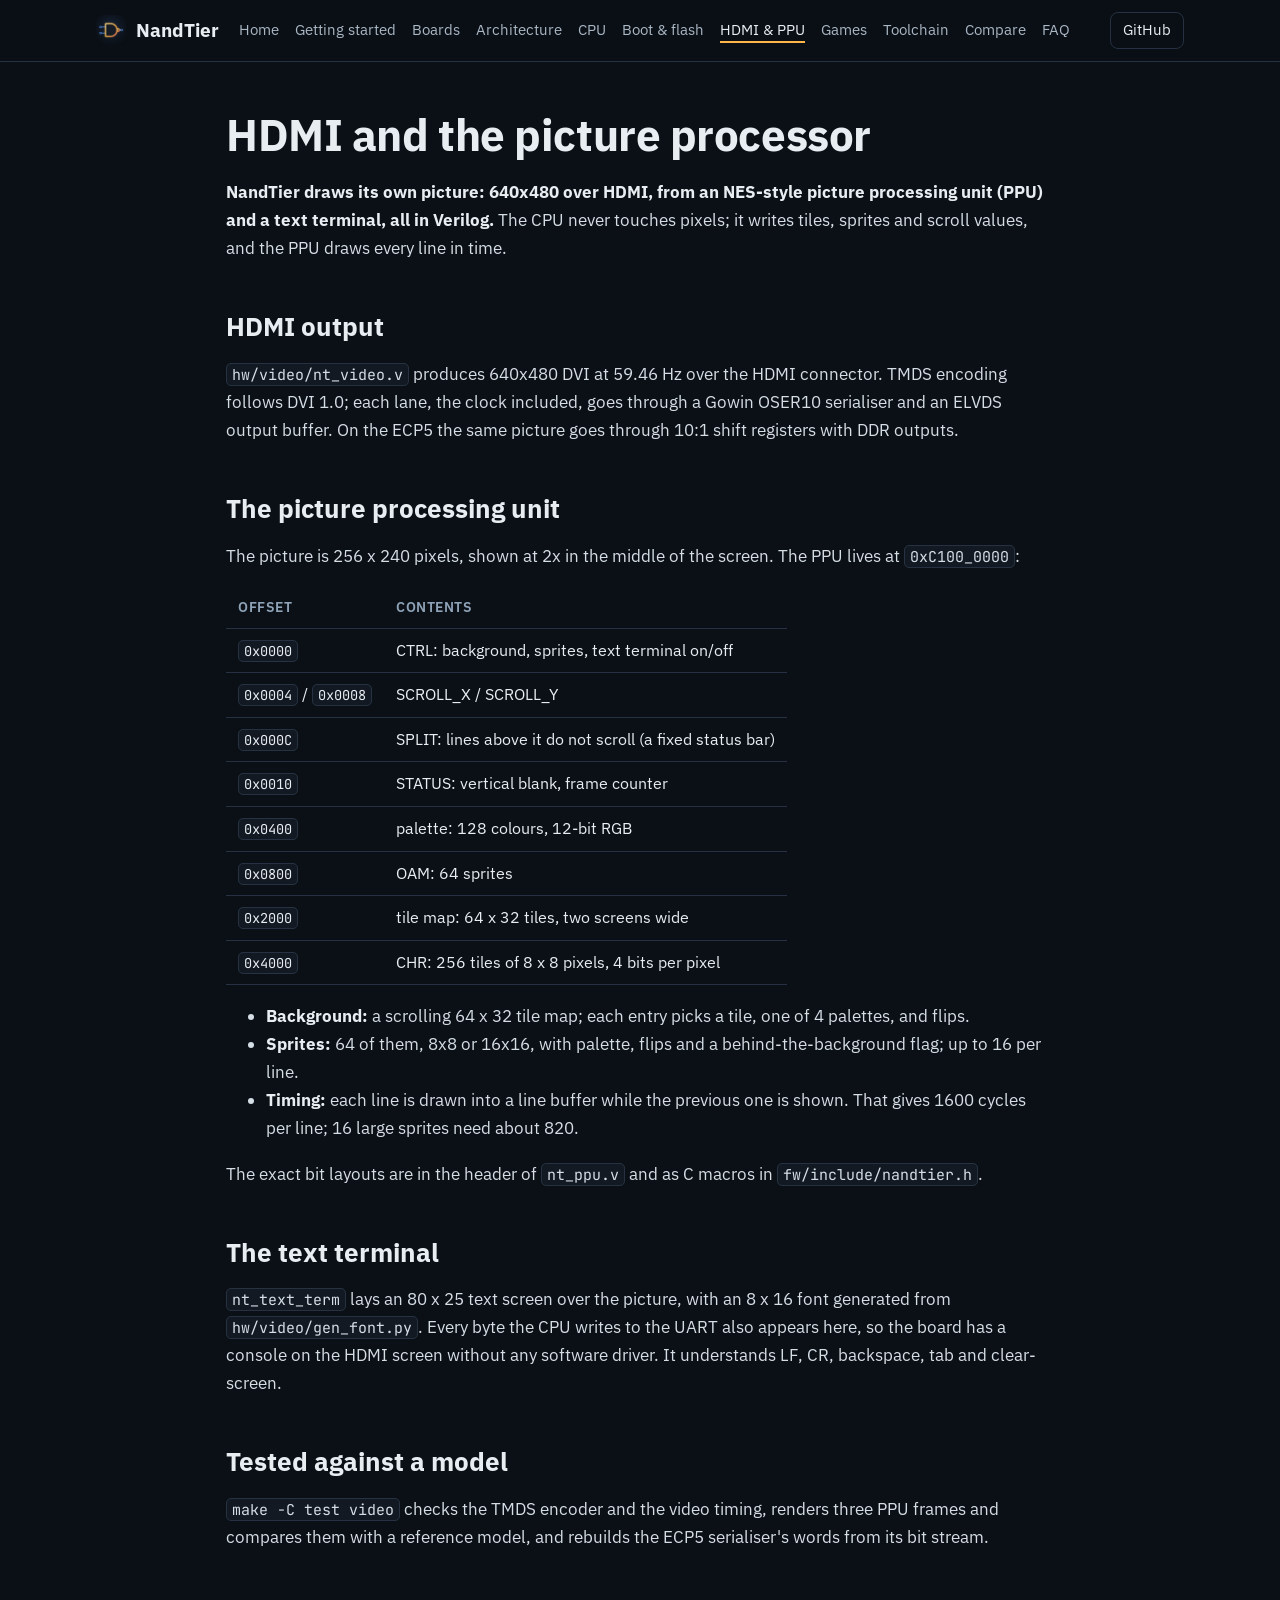
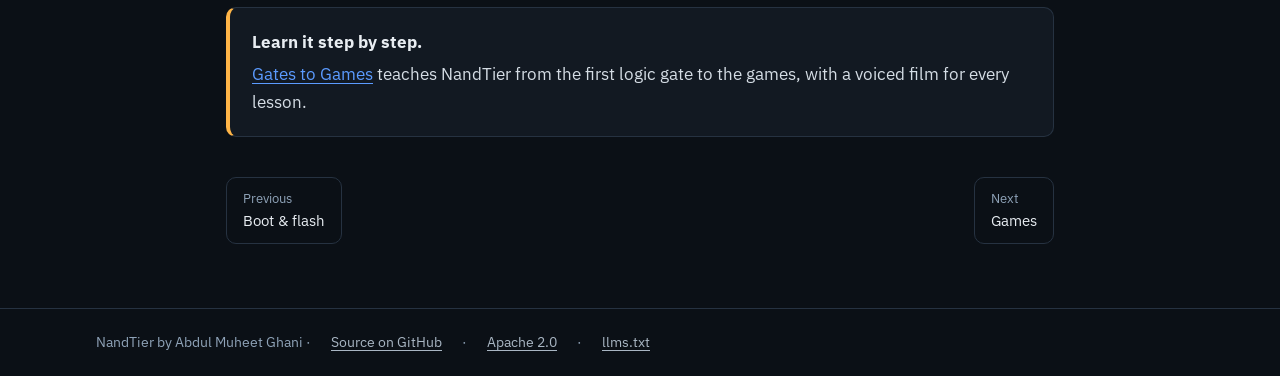
<file: docs/hdmi-ppu.html>
<!doctype html>
<html lang="en">
<head>
<meta charset="utf-8">
<meta name="viewport" content="width=device-width,initial-scale=1">
<title>HDMI graphics on an FPGA · tiles, sprites and a text terminal | NandTier</title>
<meta name="description" content="NandTier drives 640x480 HDMI (DVI) from a Gowin FPGA and has an NES-style picture processing unit with a scrolling tile map, 64 sprites, palettes and an 80x25 text terminal, all in Verilog.">
<link rel="canonical" href="https://nandtier.github.io/nandtier/hdmi-ppu.html">
<link rel="icon" href="assets/icon-64.png">
<link rel="apple-touch-icon" href="assets/icon-180.png">
<meta property="og:type" content="article">
<meta property="og:site_name" content="NandTier">
<meta property="og:title" content="HDMI graphics on an FPGA · tiles, sprites and a text terminal">
<meta property="og:description" content="NandTier drives 640x480 HDMI (DVI) from a Gowin FPGA and has an NES-style picture processing unit with a scrolling tile map, 64 sprites, palettes and an 80x25 text terminal, all in Verilog.">
<meta property="og:url" content="https://nandtier.github.io/nandtier/hdmi-ppu.html">
<meta property="og:image" content="https://nandtier.github.io/nandtier/images/banner.png">
<meta name="twitter:card" content="summary_large_image">
<meta name="theme-color" content="#0b1016">
<link rel="preload" href="assets/ibm-plex-sans-latin-400-normal.woff2" as="font" type="font/woff2" crossorigin>
<link rel="stylesheet" href="style.css">
<script type="application/ld+json">[{"@context": "https://schema.org", "@type": "BreadcrumbList", "itemListElement": [{"@type": "ListItem", "position": 1, "name": "NandTier", "item": "https://nandtier.github.io/nandtier/"}, {"@type": "ListItem", "position": 2, "name": "HDMI & PPU", "item": "https://nandtier.github.io/nandtier/hdmi-ppu.html"}]}, {"@context": "https://schema.org", "@type": "TechArticle", "headline": "HDMI graphics on an FPGA · tiles, sprites and a text terminal", "description": "NandTier drives 640x480 HDMI (DVI) from a Gowin FPGA and has an NES-style picture processing unit with a scrolling tile map, 64 sprites, palettes and an 80x25 text terminal, all in Verilog.", "url": "https://nandtier.github.io/nandtier/hdmi-ppu.html", "dateModified": "2026-11-23", "author": {"@type": "Person", "name": "Abdul Muheet Ghani"}, "isPartOf": {"@type": "WebSite", "name": "NandTier", "url": "https://nandtier.github.io/nandtier/"}}]</script>
</head>
<body>
<header><div class="bar"><a class="brand" href="./"><img src="assets/icon-64.png" alt="" width="30" height="30">NandTier</a>
<nav aria-label="Documentation"><a href="./">Home</a><a href="getting-started.html">Getting started</a><a href="tang-nano-9k.html">Boards</a><a href="architecture.html">Architecture</a><a href="risc-v-cpu.html">CPU</a><a href="boot-rom-and-flash.html">Boot & flash</a><a href="hdmi-ppu.html" aria-current="page">HDMI & PPU</a><a href="games.html">Games</a><a href="open-source-fpga-toolchain.html">Toolchain</a><a href="compare.html">Compare</a><a href="faq.html">FAQ</a></nav>
<a class="gh" href="https://github.com/NandTier/nandtier">GitHub</a></div></header>
<main>
<h1 id="hdmi-and-the-picture-processor"><a class="hl" href="#hdmi-and-the-picture-processor">HDMI and the picture processor</a></h1>
<p><strong>NandTier draws its own picture: 640x480 over HDMI, from an NES-style picture processing unit (PPU) and a text terminal, all in Verilog.</strong> The CPU never touches pixels; it writes tiles, sprites and scroll values, and the PPU draws every line in time.</p>
<h2 id="hdmi-output"><a class="hl" href="#hdmi-output">HDMI output</a></h2>
<p><code>hw/video/nt_video.v</code> produces 640x480 DVI at 59.46 Hz over the HDMI connector. TMDS encoding follows DVI 1.0; each lane, the clock included, goes through a Gowin OSER10 serialiser and an ELVDS output buffer. On the ECP5 the same picture goes through 10:1 shift registers with DDR outputs.</p>
<h2 id="the-picture-processing-unit"><a class="hl" href="#the-picture-processing-unit">The picture processing unit</a></h2>
<p>The picture is 256 x 240 pixels, shown at 2x in the middle of the screen. The PPU lives at <code>0xC100_0000</code>:</p>
<table>
<thead>
<tr>
<th>Offset</th>
<th>Contents</th>
</tr>
</thead>
<tbody>
<tr>
<td><code>0x0000</code></td>
<td>CTRL: background, sprites, text terminal on/off</td>
</tr>
<tr>
<td><code>0x0004</code> / <code>0x0008</code></td>
<td>SCROLL_X / SCROLL_Y</td>
</tr>
<tr>
<td><code>0x000C</code></td>
<td>SPLIT: lines above it do not scroll (a fixed status bar)</td>
</tr>
<tr>
<td><code>0x0010</code></td>
<td>STATUS: vertical blank, frame counter</td>
</tr>
<tr>
<td><code>0x0400</code></td>
<td>palette: 128 colours, 12-bit RGB</td>
</tr>
<tr>
<td><code>0x0800</code></td>
<td>OAM: 64 sprites</td>
</tr>
<tr>
<td><code>0x2000</code></td>
<td>tile map: 64 x 32 tiles, two screens wide</td>
</tr>
<tr>
<td><code>0x4000</code></td>
<td>CHR: 256 tiles of 8 x 8 pixels, 4 bits per pixel</td>
</tr>
</tbody>
</table>
<ul>
<li><strong>Background:</strong> a scrolling 64 x 32 tile map; each entry picks a tile, one of 4 palettes, and flips.</li>
<li><strong>Sprites:</strong> 64 of them, 8x8 or 16x16, with palette, flips and a behind-the-background flag; up to 16 per line.</li>
<li><strong>Timing:</strong> each line is drawn into a line buffer while the previous one is shown. That gives 1600 cycles per line; 16 large sprites need about 820.</li>
</ul>
<p>The exact bit layouts are in the header of <code>nt_ppu.v</code> and as C macros in <code>fw/include/nandtier.h</code>.</p>
<h2 id="the-text-terminal"><a class="hl" href="#the-text-terminal">The text terminal</a></h2>
<p><code>nt_text_term</code> lays an 80 x 25 text screen over the picture, with an 8 x 16 font generated from <code>hw/video/gen_font.py</code>. Every byte the CPU writes to the UART also appears here, so the board has a console on the HDMI screen without any software driver. It understands LF, CR, backspace, tab and clear-screen.</p>
<h2 id="tested-against-a-model"><a class="hl" href="#tested-against-a-model">Tested against a model</a></h2>
<p><code>make -C test video</code> checks the TMDS encoder and the video timing, renders three PPU frames and compares them with a reference model, and rebuilds the ECP5 serialiser's words from its bit stream.</p>
<aside class="course"><strong>Learn it step by step.</strong><p><a href="https://www.nandtier.com/">Gates to Games</a> teaches NandTier from the first logic gate to the games, with a voiced film for every lesson.</p></aside>
<nav class="pager" aria-label="Pages"><a href="boot-rom-and-flash.html"><small>Previous</small>Boot & flash</a><a href="games.html"><small>Next</small>Games</a></nav>
</main>
<footer><div class="bar">NandTier by Abdul Muheet Ghani · <a href="https://github.com/NandTier/nandtier">Source on GitHub</a> · <a href="https://github.com/NandTier/nandtier/blob/main/LICENSE">Apache 2.0</a> · <a href="llms.txt">llms.txt</a></div></footer>
</body>
</html>
</file>
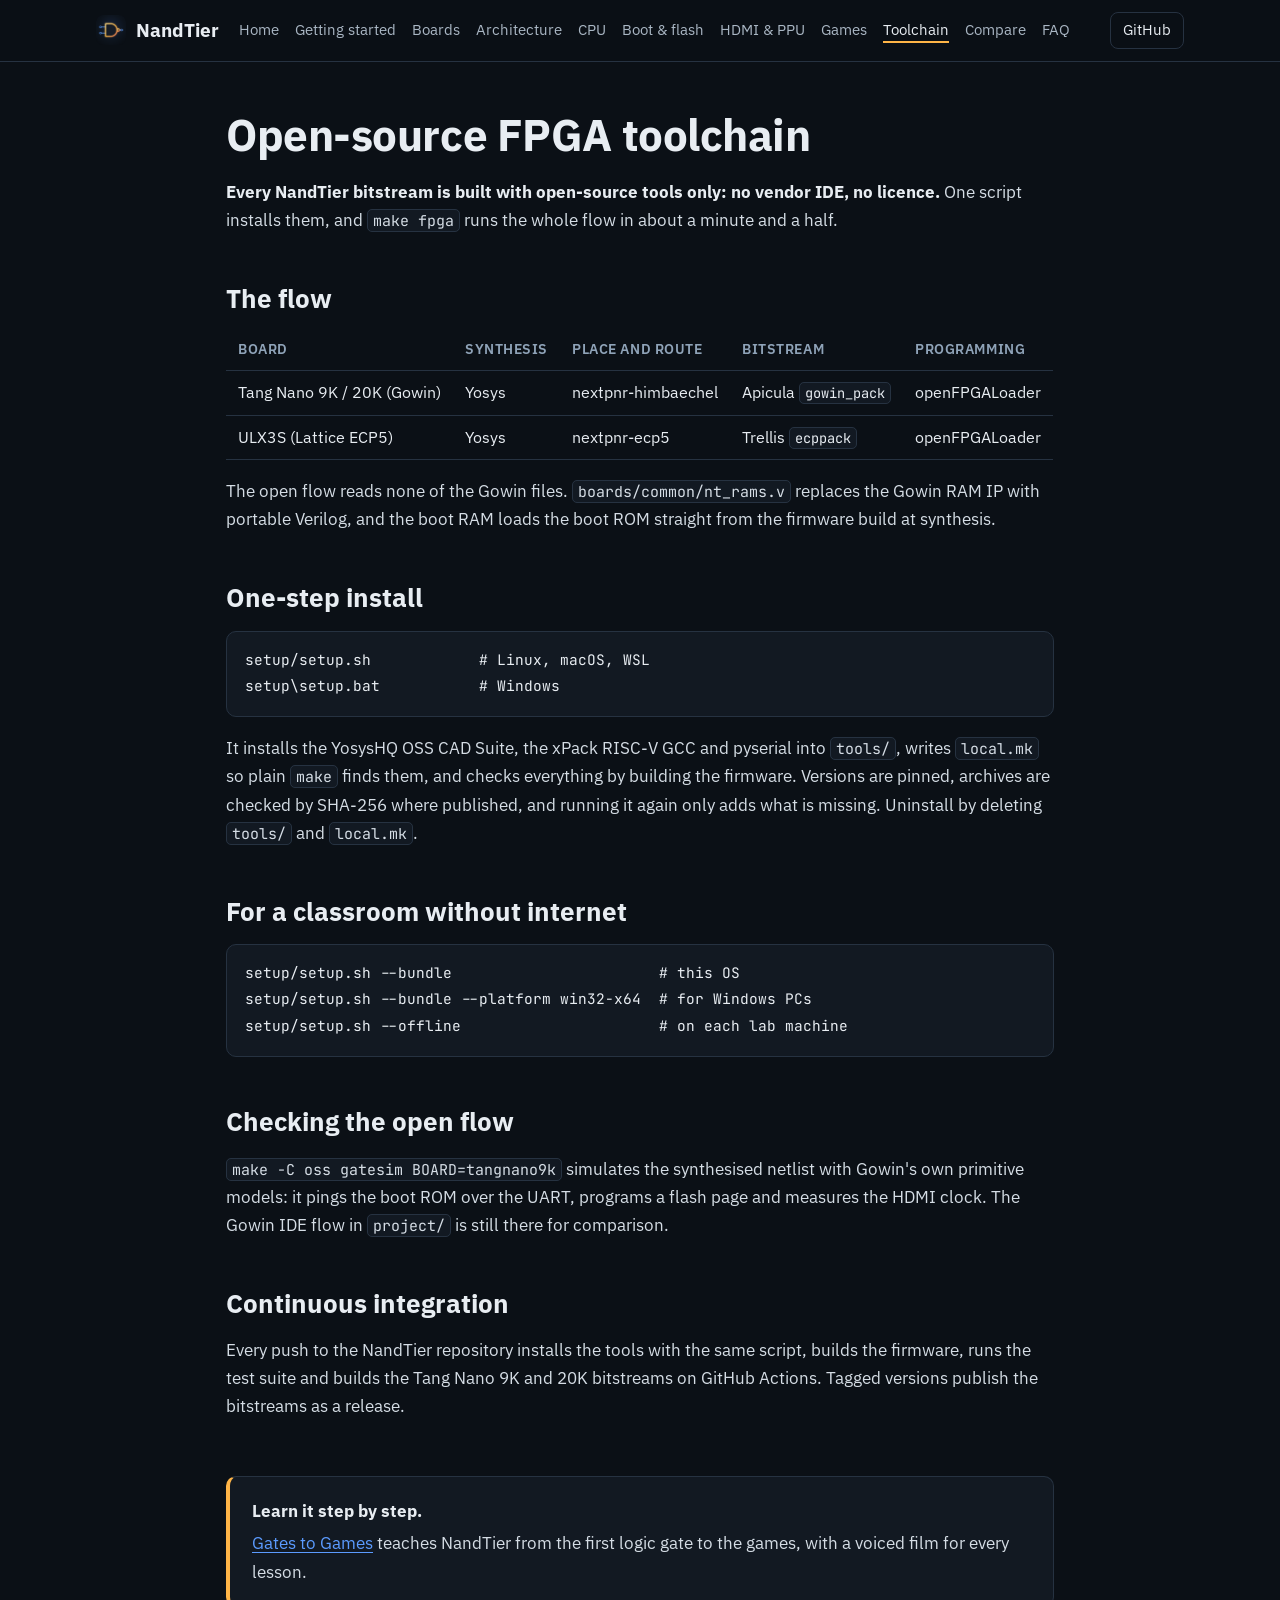
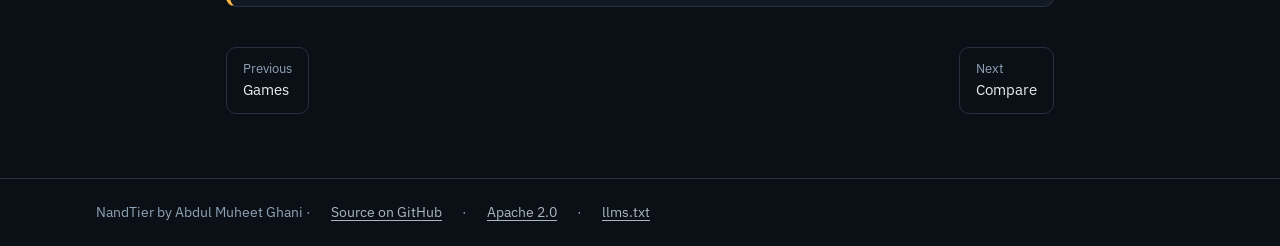
<file: docs/open-source-fpga-toolchain.html>
<!doctype html>
<html lang="en">
<head>
<meta charset="utf-8">
<meta name="viewport" content="width=device-width,initial-scale=1">
<title>Open-source FPGA toolchain for Gowin · Yosys, nextpnr, Apicula | NandTier</title>
<meta name="description" content="Build a Gowin Tang Nano 9K or 20K bitstream with open-source tools only: Yosys, nextpnr-himbaechel, Apicula gowin_pack and openFPGALoader, plus RISC-V GCC, installed offline-capable by one script.">
<link rel="canonical" href="https://nandtier.github.io/nandtier/open-source-fpga-toolchain.html">
<link rel="icon" href="assets/icon-64.png">
<link rel="apple-touch-icon" href="assets/icon-180.png">
<meta property="og:type" content="article">
<meta property="og:site_name" content="NandTier">
<meta property="og:title" content="Open-source FPGA toolchain for Gowin · Yosys, nextpnr, Apicula">
<meta property="og:description" content="Build a Gowin Tang Nano 9K or 20K bitstream with open-source tools only: Yosys, nextpnr-himbaechel, Apicula gowin_pack and openFPGALoader, plus RISC-V GCC, installed offline-capable by one script.">
<meta property="og:url" content="https://nandtier.github.io/nandtier/open-source-fpga-toolchain.html">
<meta property="og:image" content="https://nandtier.github.io/nandtier/images/banner.png">
<meta name="twitter:card" content="summary_large_image">
<meta name="theme-color" content="#0b1016">
<link rel="preload" href="assets/ibm-plex-sans-latin-400-normal.woff2" as="font" type="font/woff2" crossorigin>
<link rel="stylesheet" href="style.css">
<script type="application/ld+json">[{"@context": "https://schema.org", "@type": "BreadcrumbList", "itemListElement": [{"@type": "ListItem", "position": 1, "name": "NandTier", "item": "https://nandtier.github.io/nandtier/"}, {"@type": "ListItem", "position": 2, "name": "Toolchain", "item": "https://nandtier.github.io/nandtier/open-source-fpga-toolchain.html"}]}, {"@context": "https://schema.org", "@type": "TechArticle", "headline": "Open-source FPGA toolchain for Gowin · Yosys, nextpnr, Apicula", "description": "Build a Gowin Tang Nano 9K or 20K bitstream with open-source tools only: Yosys, nextpnr-himbaechel, Apicula gowin_pack and openFPGALoader, plus RISC-V GCC, installed offline-capable by one script.", "url": "https://nandtier.github.io/nandtier/open-source-fpga-toolchain.html", "dateModified": "2026-11-23", "author": {"@type": "Person", "name": "Abdul Muheet Ghani"}, "isPartOf": {"@type": "WebSite", "name": "NandTier", "url": "https://nandtier.github.io/nandtier/"}}]</script>
</head>
<body>
<header><div class="bar"><a class="brand" href="./"><img src="assets/icon-64.png" alt="" width="30" height="30">NandTier</a>
<nav aria-label="Documentation"><a href="./">Home</a><a href="getting-started.html">Getting started</a><a href="tang-nano-9k.html">Boards</a><a href="architecture.html">Architecture</a><a href="risc-v-cpu.html">CPU</a><a href="boot-rom-and-flash.html">Boot & flash</a><a href="hdmi-ppu.html">HDMI & PPU</a><a href="games.html">Games</a><a href="open-source-fpga-toolchain.html" aria-current="page">Toolchain</a><a href="compare.html">Compare</a><a href="faq.html">FAQ</a></nav>
<a class="gh" href="https://github.com/NandTier/nandtier">GitHub</a></div></header>
<main>
<h1 id="open-source-fpga-toolchain"><a class="hl" href="#open-source-fpga-toolchain">Open-source FPGA toolchain</a></h1>
<p><strong>Every NandTier bitstream is built with open-source tools only: no vendor IDE, no licence.</strong> One script installs them, and <code>make fpga</code> runs the whole flow in about a minute and a half.</p>
<h2 id="the-flow"><a class="hl" href="#the-flow">The flow</a></h2>
<table>
<thead>
<tr>
<th>Board</th>
<th>Synthesis</th>
<th>Place and route</th>
<th>Bitstream</th>
<th>Programming</th>
</tr>
</thead>
<tbody>
<tr>
<td>Tang Nano 9K / 20K (Gowin)</td>
<td>Yosys</td>
<td>nextpnr-himbaechel</td>
<td>Apicula <code>gowin_pack</code></td>
<td>openFPGALoader</td>
</tr>
<tr>
<td>ULX3S (Lattice ECP5)</td>
<td>Yosys</td>
<td>nextpnr-ecp5</td>
<td>Trellis <code>ecppack</code></td>
<td>openFPGALoader</td>
</tr>
</tbody>
</table>
<p>The open flow reads none of the Gowin files. <code>boards/common/nt_rams.v</code> replaces the Gowin RAM IP with portable Verilog, and the boot RAM loads the boot ROM straight from the firmware build at synthesis.</p>
<h2 id="one-step-install"><a class="hl" href="#one-step-install">One-step install</a></h2>
<pre><code class="language-bash">setup/setup.sh            # Linux, macOS, WSL
setup\setup.bat           # Windows
</code></pre>
<p>It installs the YosysHQ OSS CAD Suite, the xPack RISC-V GCC and pyserial into <code>tools/</code>, writes <code>local.mk</code> so plain <code>make</code> finds them, and checks everything by building the firmware. Versions are pinned, archives are checked by SHA-256 where published, and running it again only adds what is missing. Uninstall by deleting <code>tools/</code> and <code>local.mk</code>.</p>
<h2 id="for-a-classroom-without-internet"><a class="hl" href="#for-a-classroom-without-internet">For a classroom without internet</a></h2>
<pre><code class="language-bash">setup/setup.sh --bundle                       # this OS
setup/setup.sh --bundle --platform win32-x64  # for Windows PCs
setup/setup.sh --offline                      # on each lab machine
</code></pre>
<h2 id="checking-the-open-flow"><a class="hl" href="#checking-the-open-flow">Checking the open flow</a></h2>
<p><code>make -C oss gatesim BOARD=tangnano9k</code> simulates the synthesised netlist with Gowin's own primitive models: it pings the boot ROM over the UART, programs a flash page and measures the HDMI clock. The Gowin IDE flow in <code>project/</code> is still there for comparison.</p>
<h2 id="continuous-integration"><a class="hl" href="#continuous-integration">Continuous integration</a></h2>
<p>Every push to the NandTier repository installs the tools with the same script, builds the firmware, runs the test suite and builds the Tang Nano 9K and 20K bitstreams on GitHub Actions. Tagged versions publish the bitstreams as a release.</p>
<aside class="course"><strong>Learn it step by step.</strong><p><a href="https://www.nandtier.com/">Gates to Games</a> teaches NandTier from the first logic gate to the games, with a voiced film for every lesson.</p></aside>
<nav class="pager" aria-label="Pages"><a href="games.html"><small>Previous</small>Games</a><a href="compare.html"><small>Next</small>Compare</a></nav>
</main>
<footer><div class="bar">NandTier by Abdul Muheet Ghani · <a href="https://github.com/NandTier/nandtier">Source on GitHub</a> · <a href="https://github.com/NandTier/nandtier/blob/main/LICENSE">Apache 2.0</a> · <a href="llms.txt">llms.txt</a></div></footer>
</body>
</html>
</file>
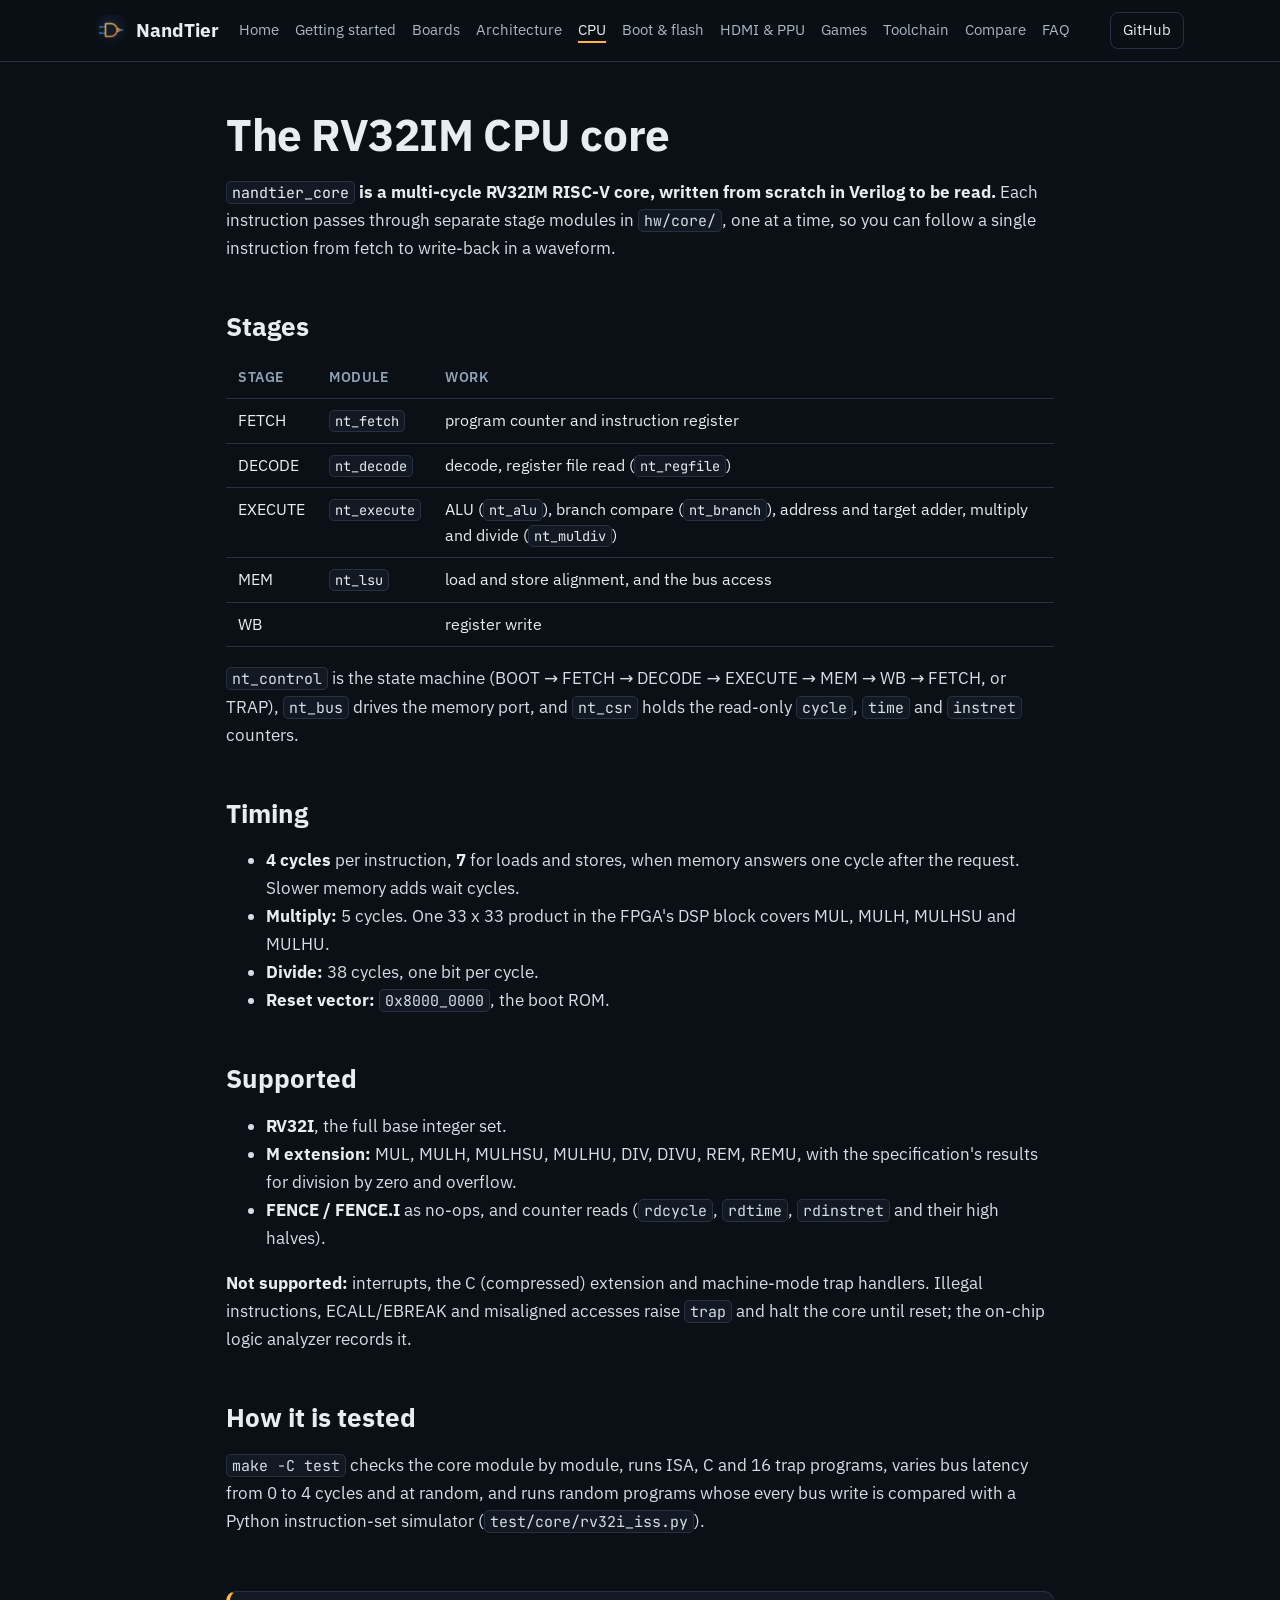
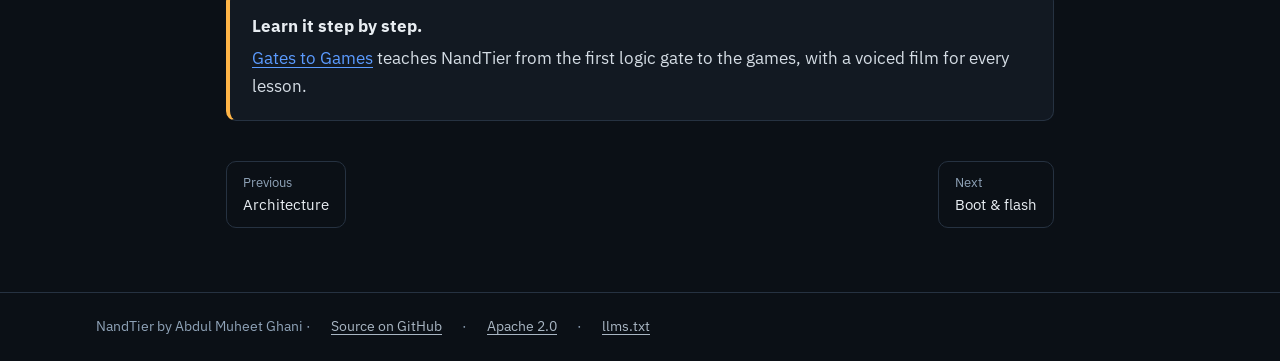
<file: docs/risc-v-cpu.html>
<!doctype html>
<html lang="en">
<head>
<meta charset="utf-8">
<meta name="viewport" content="width=device-width,initial-scale=1">
<title>An RV32IM RISC-V CPU core in Verilog | NandTier</title>
<meta name="description" content="The NandTier CPU is a multi-cycle RV32IM RISC-V core written from scratch in readable Verilog, with hardware multiply and divide, cycle counters and traps. Stages, timing and supported instructions.">
<link rel="canonical" href="https://nandtier.github.io/nandtier/risc-v-cpu.html">
<link rel="icon" href="assets/icon-64.png">
<link rel="apple-touch-icon" href="assets/icon-180.png">
<meta property="og:type" content="article">
<meta property="og:site_name" content="NandTier">
<meta property="og:title" content="An RV32IM RISC-V CPU core in Verilog">
<meta property="og:description" content="The NandTier CPU is a multi-cycle RV32IM RISC-V core written from scratch in readable Verilog, with hardware multiply and divide, cycle counters and traps. Stages, timing and supported instructions.">
<meta property="og:url" content="https://nandtier.github.io/nandtier/risc-v-cpu.html">
<meta property="og:image" content="https://nandtier.github.io/nandtier/images/banner.png">
<meta name="twitter:card" content="summary_large_image">
<meta name="theme-color" content="#0b1016">
<link rel="preload" href="assets/ibm-plex-sans-latin-400-normal.woff2" as="font" type="font/woff2" crossorigin>
<link rel="stylesheet" href="style.css">
<script type="application/ld+json">[{"@context": "https://schema.org", "@type": "BreadcrumbList", "itemListElement": [{"@type": "ListItem", "position": 1, "name": "NandTier", "item": "https://nandtier.github.io/nandtier/"}, {"@type": "ListItem", "position": 2, "name": "CPU", "item": "https://nandtier.github.io/nandtier/risc-v-cpu.html"}]}, {"@context": "https://schema.org", "@type": "TechArticle", "headline": "An RV32IM RISC-V CPU core in Verilog", "description": "The NandTier CPU is a multi-cycle RV32IM RISC-V core written from scratch in readable Verilog, with hardware multiply and divide, cycle counters and traps. Stages, timing and supported instructions.", "url": "https://nandtier.github.io/nandtier/risc-v-cpu.html", "dateModified": "2026-11-23", "author": {"@type": "Person", "name": "Abdul Muheet Ghani"}, "isPartOf": {"@type": "WebSite", "name": "NandTier", "url": "https://nandtier.github.io/nandtier/"}}]</script>
</head>
<body>
<header><div class="bar"><a class="brand" href="./"><img src="assets/icon-64.png" alt="" width="30" height="30">NandTier</a>
<nav aria-label="Documentation"><a href="./">Home</a><a href="getting-started.html">Getting started</a><a href="tang-nano-9k.html">Boards</a><a href="architecture.html">Architecture</a><a href="risc-v-cpu.html" aria-current="page">CPU</a><a href="boot-rom-and-flash.html">Boot & flash</a><a href="hdmi-ppu.html">HDMI & PPU</a><a href="games.html">Games</a><a href="open-source-fpga-toolchain.html">Toolchain</a><a href="compare.html">Compare</a><a href="faq.html">FAQ</a></nav>
<a class="gh" href="https://github.com/NandTier/nandtier">GitHub</a></div></header>
<main>
<h1 id="the-rv32im-cpu-core"><a class="hl" href="#the-rv32im-cpu-core">The RV32IM CPU core</a></h1>
<p><strong><code>nandtier_core</code> is a multi-cycle RV32IM RISC-V core, written from scratch in Verilog to be read.</strong> Each instruction passes through separate stage modules in <code>hw/core/</code>, one at a time, so you can follow a single instruction from fetch to write-back in a waveform.</p>
<h2 id="stages"><a class="hl" href="#stages">Stages</a></h2>
<table>
<thead>
<tr>
<th>Stage</th>
<th>Module</th>
<th>Work</th>
</tr>
</thead>
<tbody>
<tr>
<td>FETCH</td>
<td><code>nt_fetch</code></td>
<td>program counter and instruction register</td>
</tr>
<tr>
<td>DECODE</td>
<td><code>nt_decode</code></td>
<td>decode, register file read (<code>nt_regfile</code>)</td>
</tr>
<tr>
<td>EXECUTE</td>
<td><code>nt_execute</code></td>
<td>ALU (<code>nt_alu</code>), branch compare (<code>nt_branch</code>), address and target adder, multiply and divide (<code>nt_muldiv</code>)</td>
</tr>
<tr>
<td>MEM</td>
<td><code>nt_lsu</code></td>
<td>load and store alignment, and the bus access</td>
</tr>
<tr>
<td>WB</td>
<td></td>
<td>register write</td>
</tr>
</tbody>
</table>
<p><code>nt_control</code> is the state machine (BOOT → FETCH → DECODE → EXECUTE → MEM → WB → FETCH, or TRAP), <code>nt_bus</code> drives the memory port, and <code>nt_csr</code> holds the read-only <code>cycle</code>, <code>time</code> and <code>instret</code> counters.</p>
<h2 id="timing"><a class="hl" href="#timing">Timing</a></h2>
<ul>
<li><strong>4 cycles</strong> per instruction, <strong>7</strong> for loads and stores, when memory answers one cycle after the request. Slower memory adds wait cycles.</li>
<li><strong>Multiply:</strong> 5 cycles. One 33 x 33 product in the FPGA's DSP block covers MUL, MULH, MULHSU and MULHU.</li>
<li><strong>Divide:</strong> 38 cycles, one bit per cycle.</li>
<li><strong>Reset vector:</strong> <code>0x8000_0000</code>, the boot ROM.</li>
</ul>
<h2 id="supported"><a class="hl" href="#supported">Supported</a></h2>
<ul>
<li><strong>RV32I</strong>, the full base integer set.</li>
<li><strong>M extension:</strong> MUL, MULH, MULHSU, MULHU, DIV, DIVU, REM, REMU, with the specification's results for division by zero and overflow.</li>
<li><strong>FENCE / FENCE.I</strong> as no-ops, and counter reads (<code>rdcycle</code>, <code>rdtime</code>, <code>rdinstret</code> and their high halves).</li>
</ul>
<p><strong>Not supported:</strong> interrupts, the C (compressed) extension and machine-mode trap handlers. Illegal instructions, ECALL/EBREAK and misaligned accesses raise <code>trap</code> and halt the core until reset; the on-chip logic analyzer records it.</p>
<h2 id="how-it-is-tested"><a class="hl" href="#how-it-is-tested">How it is tested</a></h2>
<p><code>make -C test</code> checks the core module by module, runs ISA, C and 16 trap programs, varies bus latency from 0 to 4 cycles and at random, and runs random programs whose every bus write is compared with a Python instruction-set simulator (<code>test/core/rv32i_iss.py</code>).</p>
<aside class="course"><strong>Learn it step by step.</strong><p><a href="https://www.nandtier.com/">Gates to Games</a> teaches NandTier from the first logic gate to the games, with a voiced film for every lesson.</p></aside>
<nav class="pager" aria-label="Pages"><a href="architecture.html"><small>Previous</small>Architecture</a><a href="boot-rom-and-flash.html"><small>Next</small>Boot & flash</a></nav>
</main>
<footer><div class="bar">NandTier by Abdul Muheet Ghani · <a href="https://github.com/NandTier/nandtier">Source on GitHub</a> · <a href="https://github.com/NandTier/nandtier/blob/main/LICENSE">Apache 2.0</a> · <a href="llms.txt">llms.txt</a></div></footer>
</body>
</html>
</file>
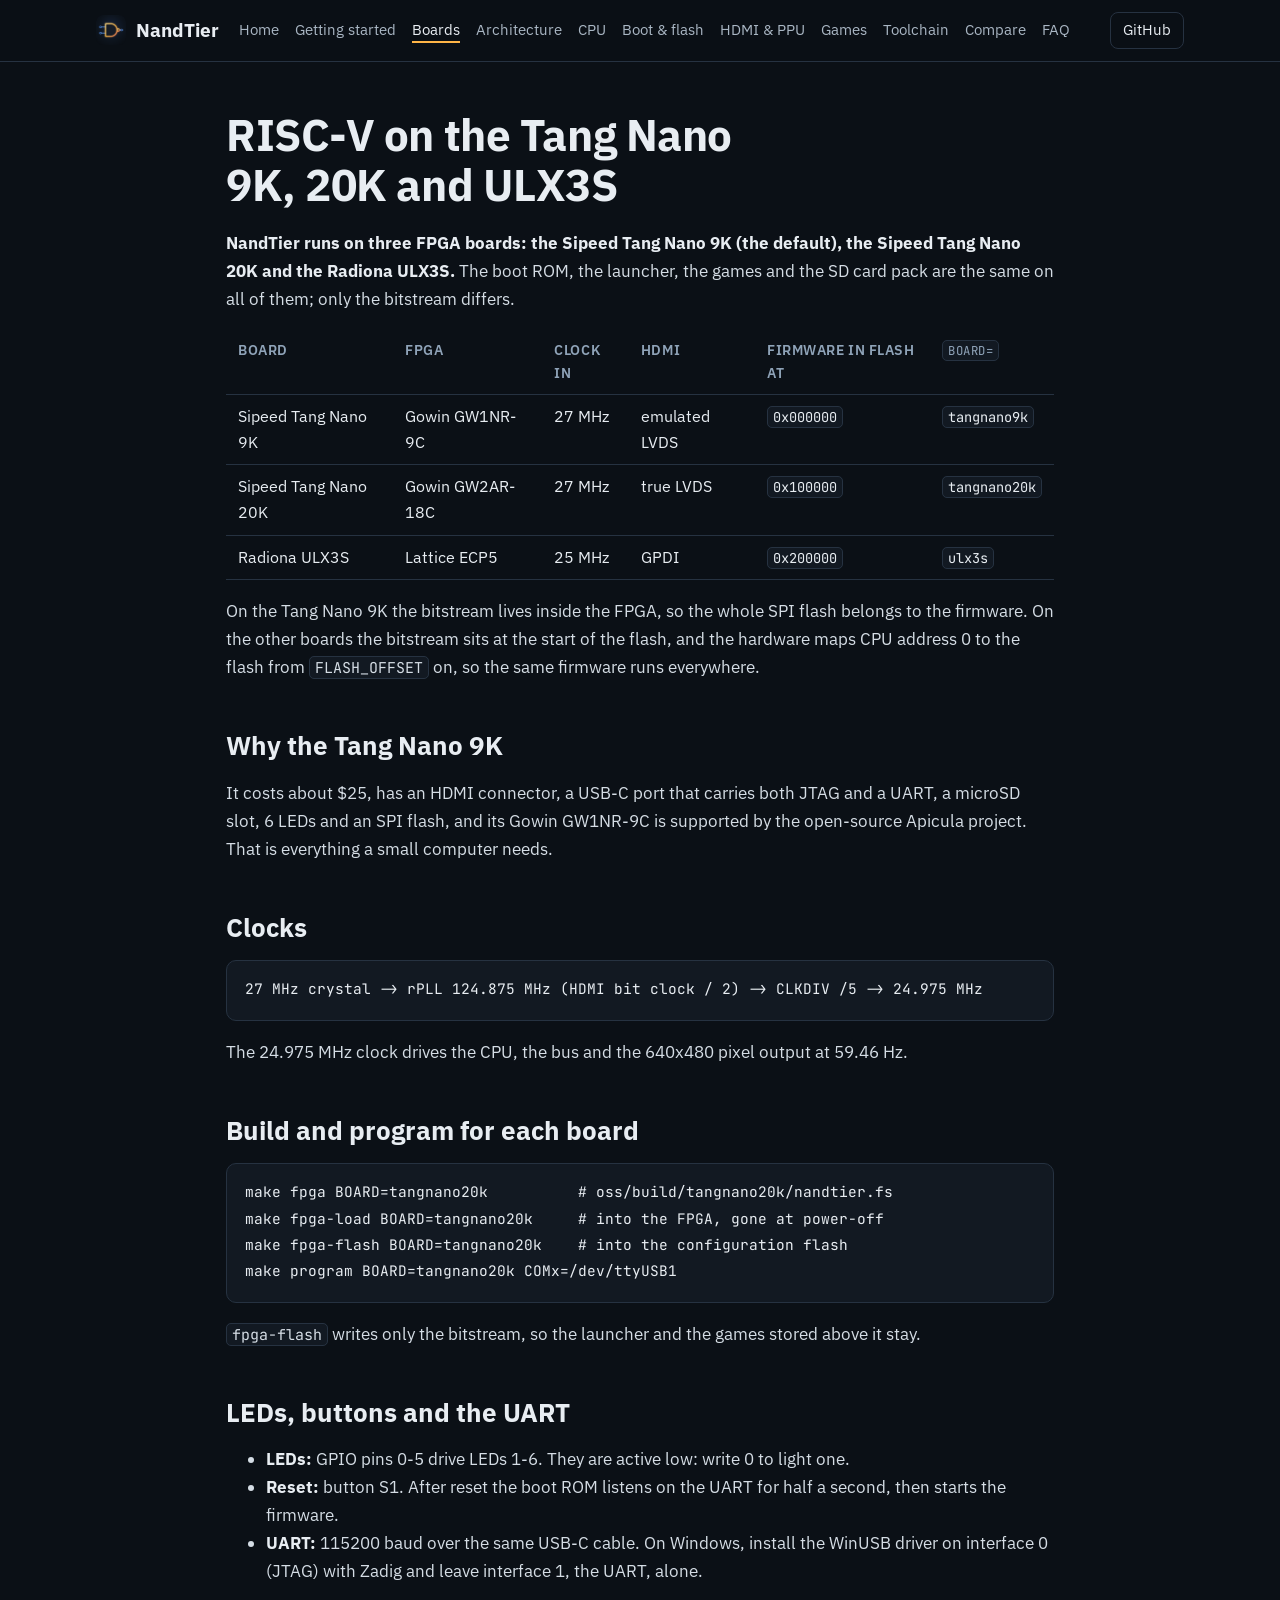
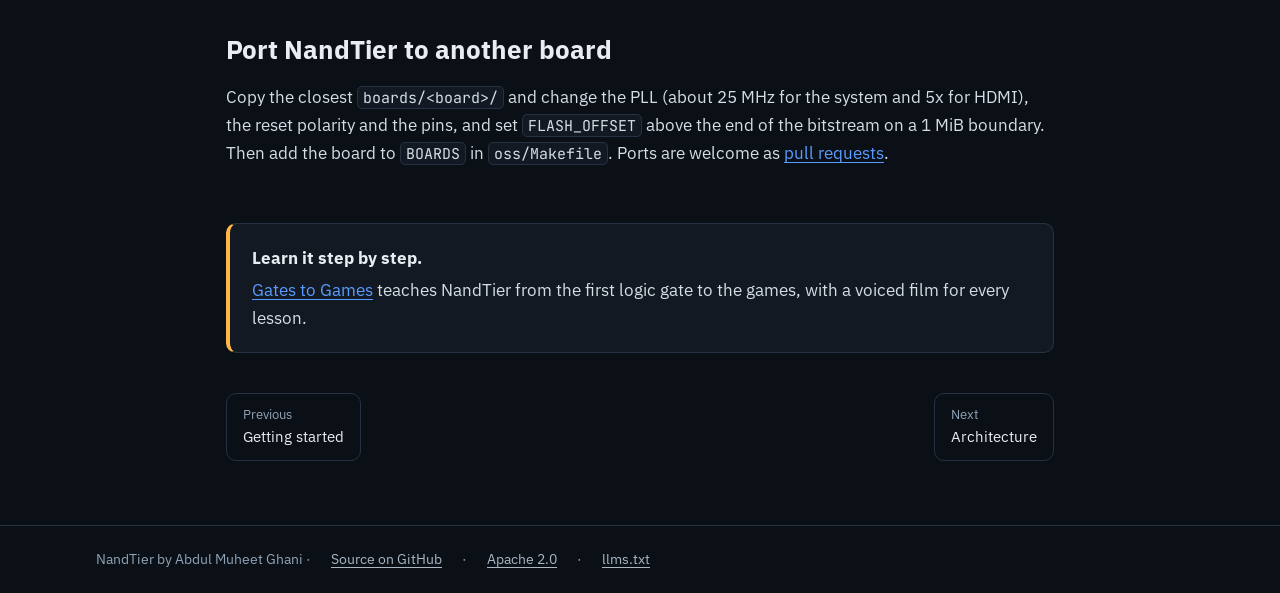
<file: docs/tang-nano-9k.html>
<!doctype html>
<html lang="en">
<head>
<meta charset="utf-8">
<meta name="viewport" content="width=device-width,initial-scale=1">
<title>RISC-V on the Tang Nano 9K, 20K and ULX3S | NandTier</title>
<meta name="description" content="Run a complete RISC-V SoC with HDMI on the Sipeed Tang Nano 9K (Gowin GW1NR-9C), Tang Nano 20K or Radiona ULX3S. Clocks, flash offsets, LEDs, programming with openFPGALoader, and porting to a new board.">
<link rel="canonical" href="https://nandtier.github.io/nandtier/tang-nano-9k.html">
<link rel="icon" href="assets/icon-64.png">
<link rel="apple-touch-icon" href="assets/icon-180.png">
<meta property="og:type" content="article">
<meta property="og:site_name" content="NandTier">
<meta property="og:title" content="RISC-V on the Tang Nano 9K, 20K and ULX3S">
<meta property="og:description" content="Run a complete RISC-V SoC with HDMI on the Sipeed Tang Nano 9K (Gowin GW1NR-9C), Tang Nano 20K or Radiona ULX3S. Clocks, flash offsets, LEDs, programming with openFPGALoader, and porting to a new board.">
<meta property="og:url" content="https://nandtier.github.io/nandtier/tang-nano-9k.html">
<meta property="og:image" content="https://nandtier.github.io/nandtier/images/banner.png">
<meta name="twitter:card" content="summary_large_image">
<meta name="theme-color" content="#0b1016">
<link rel="preload" href="assets/ibm-plex-sans-latin-400-normal.woff2" as="font" type="font/woff2" crossorigin>
<link rel="stylesheet" href="style.css">
<script type="application/ld+json">[{"@context": "https://schema.org", "@type": "BreadcrumbList", "itemListElement": [{"@type": "ListItem", "position": 1, "name": "NandTier", "item": "https://nandtier.github.io/nandtier/"}, {"@type": "ListItem", "position": 2, "name": "Boards", "item": "https://nandtier.github.io/nandtier/tang-nano-9k.html"}]}, {"@context": "https://schema.org", "@type": "TechArticle", "headline": "RISC-V on the Tang Nano 9K, 20K and ULX3S", "description": "Run a complete RISC-V SoC with HDMI on the Sipeed Tang Nano 9K (Gowin GW1NR-9C), Tang Nano 20K or Radiona ULX3S. Clocks, flash offsets, LEDs, programming with openFPGALoader, and porting to a new board.", "url": "https://nandtier.github.io/nandtier/tang-nano-9k.html", "dateModified": "2026-11-23", "author": {"@type": "Person", "name": "Abdul Muheet Ghani"}, "isPartOf": {"@type": "WebSite", "name": "NandTier", "url": "https://nandtier.github.io/nandtier/"}}]</script>
</head>
<body>
<header><div class="bar"><a class="brand" href="./"><img src="assets/icon-64.png" alt="" width="30" height="30">NandTier</a>
<nav aria-label="Documentation"><a href="./">Home</a><a href="getting-started.html">Getting started</a><a href="tang-nano-9k.html" aria-current="page">Boards</a><a href="architecture.html">Architecture</a><a href="risc-v-cpu.html">CPU</a><a href="boot-rom-and-flash.html">Boot & flash</a><a href="hdmi-ppu.html">HDMI & PPU</a><a href="games.html">Games</a><a href="open-source-fpga-toolchain.html">Toolchain</a><a href="compare.html">Compare</a><a href="faq.html">FAQ</a></nav>
<a class="gh" href="https://github.com/NandTier/nandtier">GitHub</a></div></header>
<main>
<h1 id="risc-v-on-the-tang-nano-9k-20k-and-ulx3s"><a class="hl" href="#risc-v-on-the-tang-nano-9k-20k-and-ulx3s">RISC-V on the Tang Nano 9K, 20K and ULX3S</a></h1>
<p><strong>NandTier runs on three FPGA boards: the Sipeed Tang Nano 9K (the default), the Sipeed Tang Nano 20K and the Radiona ULX3S.</strong> The boot ROM, the launcher, the games and the SD card pack are the same on all of them; only the bitstream differs.</p>
<table>
<thead>
<tr>
<th>Board</th>
<th>FPGA</th>
<th>Clock in</th>
<th>HDMI</th>
<th>Firmware in flash at</th>
<th><code>BOARD=</code></th>
</tr>
</thead>
<tbody>
<tr>
<td>Sipeed Tang Nano 9K</td>
<td>Gowin GW1NR-9C</td>
<td>27 MHz</td>
<td>emulated LVDS</td>
<td><code>0x000000</code></td>
<td><code>tangnano9k</code></td>
</tr>
<tr>
<td>Sipeed Tang Nano 20K</td>
<td>Gowin GW2AR-18C</td>
<td>27 MHz</td>
<td>true LVDS</td>
<td><code>0x100000</code></td>
<td><code>tangnano20k</code></td>
</tr>
<tr>
<td>Radiona ULX3S</td>
<td>Lattice ECP5</td>
<td>25 MHz</td>
<td>GPDI</td>
<td><code>0x200000</code></td>
<td><code>ulx3s</code></td>
</tr>
</tbody>
</table>
<p>On the Tang Nano 9K the bitstream lives inside the FPGA, so the whole SPI flash belongs to the firmware. On the other boards the bitstream sits at the start of the flash, and the hardware maps CPU address 0 to the flash from <code>FLASH_OFFSET</code> on, so the same firmware runs everywhere.</p>
<h2 id="why-the-tang-nano-9k"><a class="hl" href="#why-the-tang-nano-9k">Why the Tang Nano 9K</a></h2>
<p>It costs about $25, has an HDMI connector, a USB-C port that carries both JTAG and a UART, a microSD slot, 6 LEDs and an SPI flash, and its Gowin GW1NR-9C is supported by the open-source Apicula project. That is everything a small computer needs.</p>
<h2 id="clocks"><a class="hl" href="#clocks">Clocks</a></h2>
<pre><code class="language-text">27 MHz crystal -&gt; rPLL 124.875 MHz (HDMI bit clock / 2) -&gt; CLKDIV /5 -&gt; 24.975 MHz
</code></pre>
<p>The 24.975 MHz clock drives the CPU, the bus and the 640x480 pixel output at 59.46 Hz.</p>
<h2 id="build-and-program-for-each-board"><a class="hl" href="#build-and-program-for-each-board">Build and program for each board</a></h2>
<pre><code class="language-bash">make fpga BOARD=tangnano20k          # oss/build/tangnano20k/nandtier.fs
make fpga-load BOARD=tangnano20k     # into the FPGA, gone at power-off
make fpga-flash BOARD=tangnano20k    # into the configuration flash
make program BOARD=tangnano20k COMx=/dev/ttyUSB1
</code></pre>
<p><code>fpga-flash</code> writes only the bitstream, so the launcher and the games stored above it stay.</p>
<h2 id="leds-buttons-and-the-uart"><a class="hl" href="#leds-buttons-and-the-uart">LEDs, buttons and the UART</a></h2>
<ul>
<li><strong>LEDs:</strong> GPIO pins 0-5 drive LEDs 1-6. They are active low: write 0 to light one.</li>
<li><strong>Reset:</strong> button S1. After reset the boot ROM listens on the UART for half a second, then starts the firmware.</li>
<li><strong>UART:</strong> 115200 baud over the same USB-C cable. On Windows, install the WinUSB driver on interface 0 (JTAG) with Zadig and leave interface 1, the UART, alone.</li>
</ul>
<h2 id="port-nandtier-to-another-board"><a class="hl" href="#port-nandtier-to-another-board">Port NandTier to another board</a></h2>
<p>Copy the closest <code>boards/&lt;board&gt;/</code> and change the PLL (about 25 MHz for the system and 5x for HDMI), the reset polarity and the pins, and set <code>FLASH_OFFSET</code> above the end of the bitstream on a 1 MiB boundary. Then add the board to <code>BOARDS</code> in <code>oss/Makefile</code>. Ports are welcome as <a href="https://github.com/NandTier/nandtier/blob/main/CONTRIBUTING.md">pull requests</a>.</p>
<aside class="course"><strong>Learn it step by step.</strong><p><a href="https://www.nandtier.com/">Gates to Games</a> teaches NandTier from the first logic gate to the games, with a voiced film for every lesson.</p></aside>
<nav class="pager" aria-label="Pages"><a href="getting-started.html"><small>Previous</small>Getting started</a><a href="architecture.html"><small>Next</small>Architecture</a></nav>
</main>
<footer><div class="bar">NandTier by Abdul Muheet Ghani · <a href="https://github.com/NandTier/nandtier">Source on GitHub</a> · <a href="https://github.com/NandTier/nandtier/blob/main/LICENSE">Apache 2.0</a> · <a href="llms.txt">llms.txt</a></div></footer>
</body>
</html>
</file>
<file: docs/style.css>
@font-face{font-family:"Plex";src:url(assets/ibm-plex-sans-latin-400-normal.woff2) format("woff2");font-weight:400;font-display:swap}
@font-face{font-family:"Plex";src:url(assets/ibm-plex-sans-latin-600-normal.woff2) format("woff2");font-weight:600;font-display:swap}
@font-face{font-family:"Plex";src:url(assets/ibm-plex-sans-latin-700-normal.woff2) format("woff2");font-weight:700;font-display:swap}
@font-face{font-family:"JBM";src:url(assets/jbm400.woff2) format("woff2");font-display:swap}
:root{--bg:#0b1016;--panel:#121922;--line:#263241;--fg:#e8edf2;--muted:#a9b6c3;--dim:#8fa3b8;--amber:#ffb547;--blue:#5b9bff;--green:#3fd08a;--coral:#ff7a59;color-scheme:dark}
*{box-sizing:border-box}html{-webkit-text-size-adjust:100%}
body{margin:0;background:var(--bg);color:var(--fg);font:17px/1.65 "Plex",system-ui,-apple-system,"Segoe UI",sans-serif}
a{color:var(--blue);text-underline-offset:3px}a:hover{color:#8db9ff}
header{position:sticky;top:0;z-index:5;background:#0b1016ee;backdrop-filter:blur(8px);border-bottom:1px solid var(--line)}
.bar{max-width:1120px;margin:0 auto;padding:12px max(16px,env(safe-area-inset-left));display:flex;align-items:center;gap:20px;flex-wrap:wrap}
.brand{display:flex;align-items:center;gap:10px;color:var(--fg);text-decoration:none;font-weight:700;font-size:19px}.brand img{width:30px;height:30px;border-radius:7px}
nav{display:flex;flex-wrap:wrap;gap:4px 16px;font-size:15px}nav a{color:var(--muted);text-decoration:none}nav a:hover,nav a[aria-current]{color:var(--fg)}nav a[aria-current]{box-shadow:inset 0 -2px var(--amber)}
.gh{margin-left:auto;font-size:15px;border:1px solid var(--line);border-radius:8px;padding:5px 12px;color:var(--fg);text-decoration:none}.gh:hover{border-color:var(--dim);color:var(--fg)}
main{max-width:860px;margin:0 auto;padding:40px max(16px,env(safe-area-inset-left)) 64px}
h1{font-size:clamp(30px,5vw,44px);line-height:1.15;letter-spacing:-.01em;margin:8px 0 18px;text-wrap:balance}
h2{font-size:26px;line-height:1.25;margin:48px 0 12px;text-wrap:balance}h3{font-size:19px;margin:30px 0 6px}
a.hl{color:inherit;text-decoration:none}
p,li{color:#d5dde5}strong{color:var(--fg)}
code{font:0.88em "JBM",ui-monospace,monospace;background:var(--panel);border:1px solid var(--line);border-radius:5px;padding:1px 5px}
pre{background:var(--panel);border:1px solid var(--line);border-radius:10px;padding:16px 18px;overflow-x:auto;line-height:1.55}pre code{border:0;padding:0;background:none;font-size:14.5px}
table{border-collapse:collapse;width:100%;font-size:15.5px;margin:14px 0;display:block;overflow-x:auto}
th,td{border-bottom:1px solid var(--line);padding:9px 12px;text-align:left;vertical-align:top}th{color:var(--dim);font-weight:600;font-size:14px;text-transform:uppercase;letter-spacing:.04em}
img{max-width:100%;height:auto}img.wide{display:block;border-radius:12px;border:1px solid var(--line);margin:22px 0}
.hero{padding:16px 0 8px}.kicker{font:600 14px "JBM",monospace;color:var(--amber);letter-spacing:.14em;margin:0}
.lead{font-size:20px;color:#d5dde5}.cta{display:flex;gap:12px;flex-wrap:wrap;margin-top:24px}
.btn{display:inline-block;background:var(--amber);color:#0b1016;font-weight:600;padding:10px 20px;border-radius:9px;text-decoration:none}.btn:hover{color:#0b1016;background:#ffc76e}
.btn.ghost{background:none;color:var(--fg);border:1px solid var(--line)}.btn.ghost:hover{border-color:var(--dim)}
.pair{display:grid;grid-template-columns:1fr 1fr;gap:16px;margin:30px 0}.pair img{width:100%;border-radius:10px;border:1px solid var(--line);image-rendering:pixelated}
.course{margin-top:56px;padding:20px 22px;border:1px solid var(--line);border-left:4px solid var(--amber);border-radius:10px;background:var(--panel)}.course p{margin:4px 0 0}
.pager{display:flex;justify-content:space-between;gap:12px;margin-top:40px;flex-wrap:wrap}.pager a{border:1px solid var(--line);border-radius:10px;padding:10px 16px;text-decoration:none;color:var(--fg)}.pager small{display:block;color:var(--dim)}
footer{border-top:1px solid var(--line);color:var(--dim);font-size:14px}footer .bar{padding:22px max(16px,env(safe-area-inset-left))}footer a{color:var(--muted)}
@media (max-width:640px){body{font-size:16px}.pair{grid-template-columns:1fr}header{position:static}.bar{gap:10px 14px}nav{order:3;width:100%;flex-wrap:nowrap;overflow-x:auto;padding-bottom:6px;scrollbar-width:none}nav a{white-space:nowrap}.gh{margin-left:auto}}
</file>
